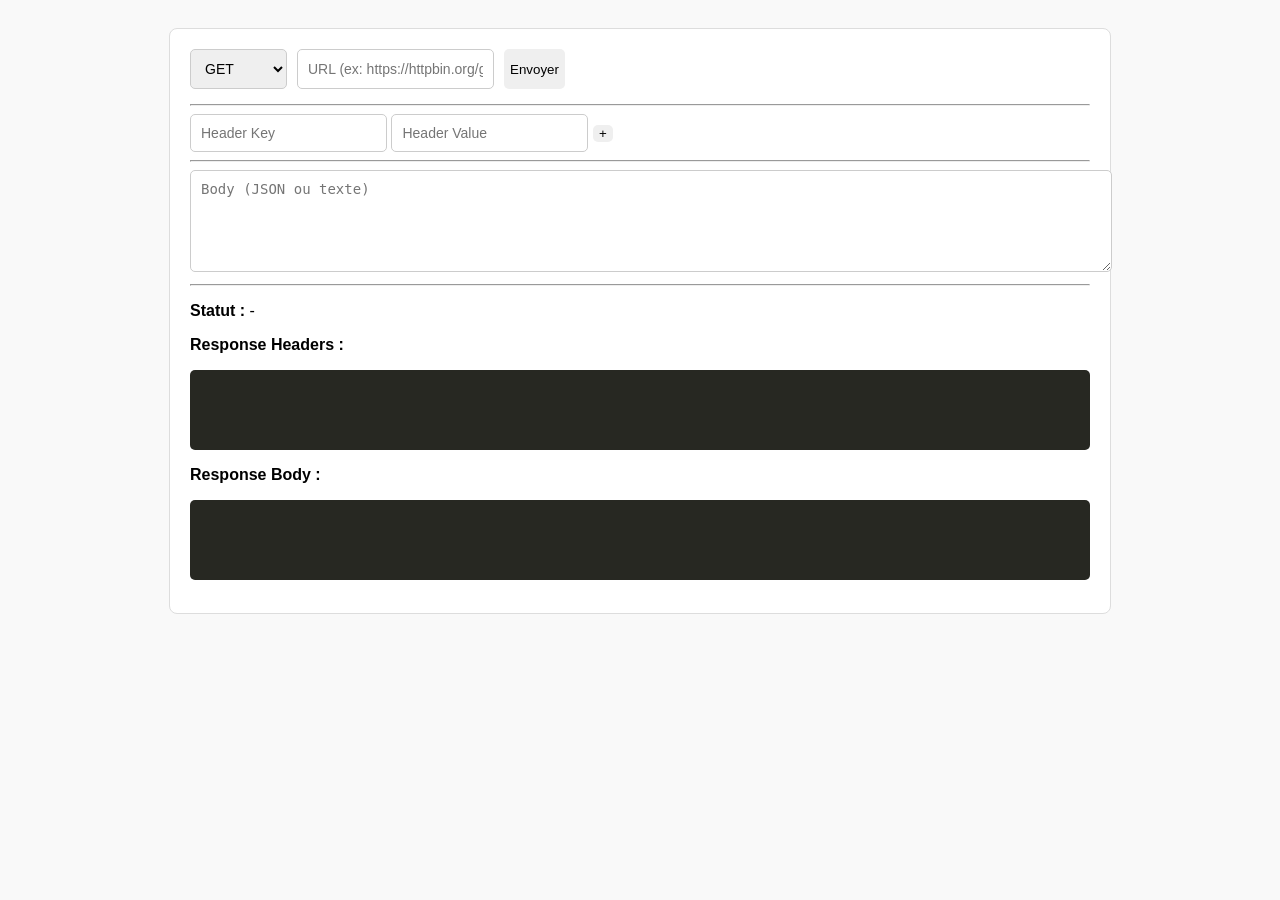
<file: index.html>
<!DOCTYPE html>
<html lang="fr">
<head>
    <meta charset="UTF-8">
    <style>
        body { font-family: 'Segoe UI', Tahoma, Geneva, Verdana, sans-serif; padding: 20px; background: #f9f9f9; }
        .container { background: white; padding: 20px; border-radius: 8px; border: 1px solid #ddd; max-width: 900px; margin: auto; }
        .row { display: flex; gap: 10px; margin-bottom: 15px; }
        input, select, textarea { padding: 10px; border: 1px solid #ccc; border-radius: 5px; font-size: 14px; }
        textarea { width: 100%; height: 80px; resize: vertical; }
        button { cursor: pointer; border: none; border-radius: 5px; transition: 0.3s; }
        .btn-send { background: #28a745; color: white; padding: 0 25px; font-weight: bold; }
        .btn-add { background: #007bff; color: white; width: 40px; font-size: 20px; }
        .header-row { display: flex; gap: 10px; margin-bottom: 5px; }
        #responseArea { margin-top: 20px; border-top: 2px solid #eee; padding-top: 15px; }
        pre { background: #272822; color: #f8f8f2; padding: 15px; border-radius: 5px; overflow-x: auto; min-height: 50px; }
    </style>
</head>
<body>
<!DOCTYPE html>
<html>
<head>
    <meta charset="UTF-8">
    <title>Mini Postman</title>
</head>

<body>

<div class="container">

    <div class="row">
        <select id="method">
            <option>GET</option>
            <option>POST</option>
            <option>PUT</option>
            <option>DELETE</option>
        </select>

        <input type="text" id="url" placeholder="URL (ex: https://httpbin.org/get)">

        <button onclick="faireRequete()">Envoyer</button>
    </div>

    <hr>

    <div id="headersContainer">
        <div>
            <input type="text" class="h-key" placeholder="Header Key">
            <input type="text" class="h-value" placeholder="Header Value">
            <button onclick="ajouterHeader()">+</button>
        </div>
    </div>

    <hr>

    <textarea id="body" placeholder="Body (JSON ou texte)" rows="6" cols="50"></textarea>

    <hr>

    <div>
        <p><strong>Statut :</strong> <span id="status">-</span></p>

        <p><strong>Response Headers :</strong></p>
        <pre id="resHeaders"></pre>

        <p><strong>Response Body :</strong></p>
        <pre id="resBody"></pre>
    </div>

</div>

<script>
function ajouterHeader() {
    const div = document.createElement("div");

    div.innerHTML = `
        <input type="text" class="h-key" placeholder="Header Key">
        <input type="text" class="h-value" placeholder="Header Value">
        <button onclick="this.parentElement.remove()">-</button>
    `;

    document.getElementById("headersContainer").appendChild(div);
}

async function faireRequete() {
    const method = document.getElementById("method").value;
    const url = document.getElementById("url").value;
    const body = document.getElementById("body").value;

    const keys = document.querySelectorAll(".h-key");
    const values = document.querySelectorAll(".h-value");

    let headers = {};

    keys.forEach((k, i) => {
        const key = (k.value || "").trim();
        const value = (values[i]?.value || "").trim();

        if (key !== "") {
            headers[key] = value;
        }
    });

    let options = {
        method: method,
        headers: headers
    };

    try {
        if (method !== "GET" && body.trim() !== "") {

            headers["Content-Type"] = "application/json";

            options.body = JSON.stringify(JSON.parse(body));
        }

        const res = await fetch(url, options);

        document.getElementById("status").innerText = res.status;

        let headersText = "";
        res.headers.forEach((v, k) => {
            headersText += k + ": " + v + "\n";
        });

        document.getElementById("resHeaders").innerText = headersText;

        const data = await res.text();
        document.getElementById("resBody").innerText = data;

    } catch (err) {
        document.getElementById("status").innerText = "ERROR";
        document.getElementById("resBody").innerText = err.message;
    }
}
</script>

</body>
</html>
</file>
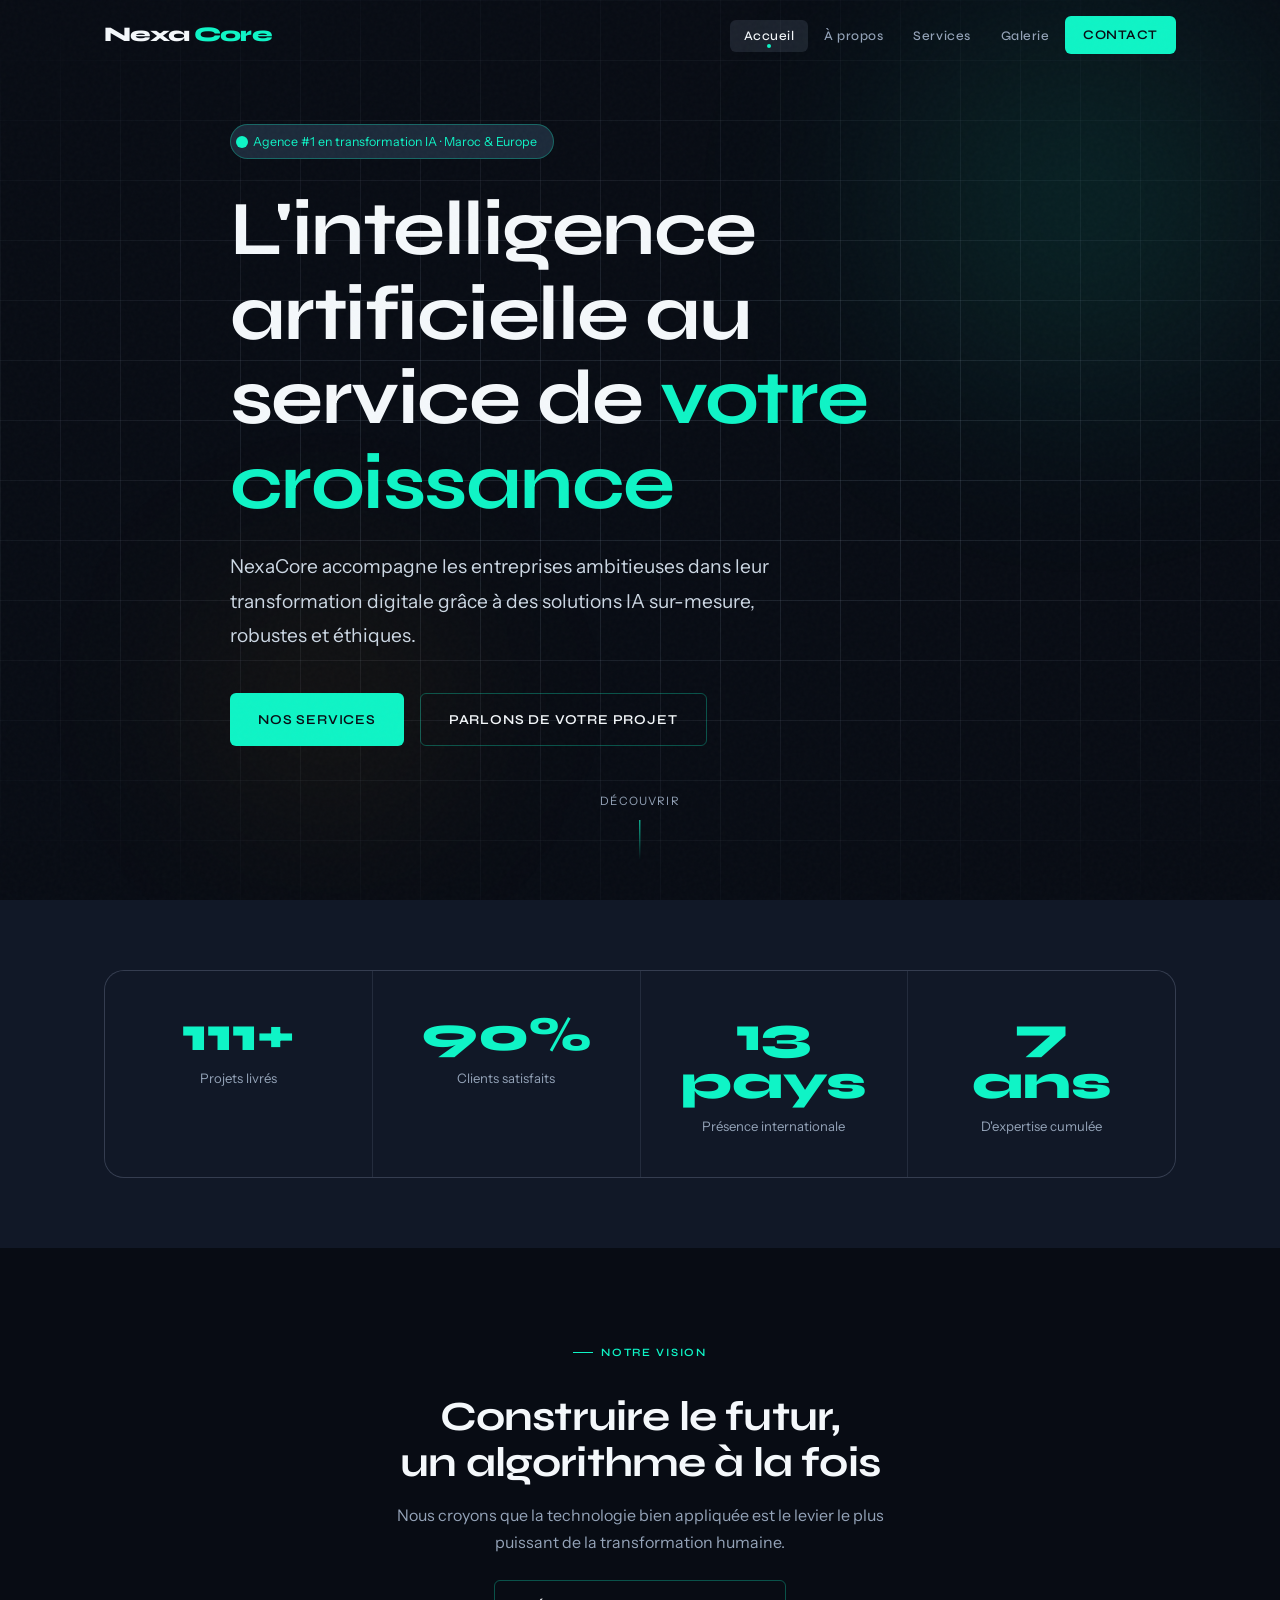
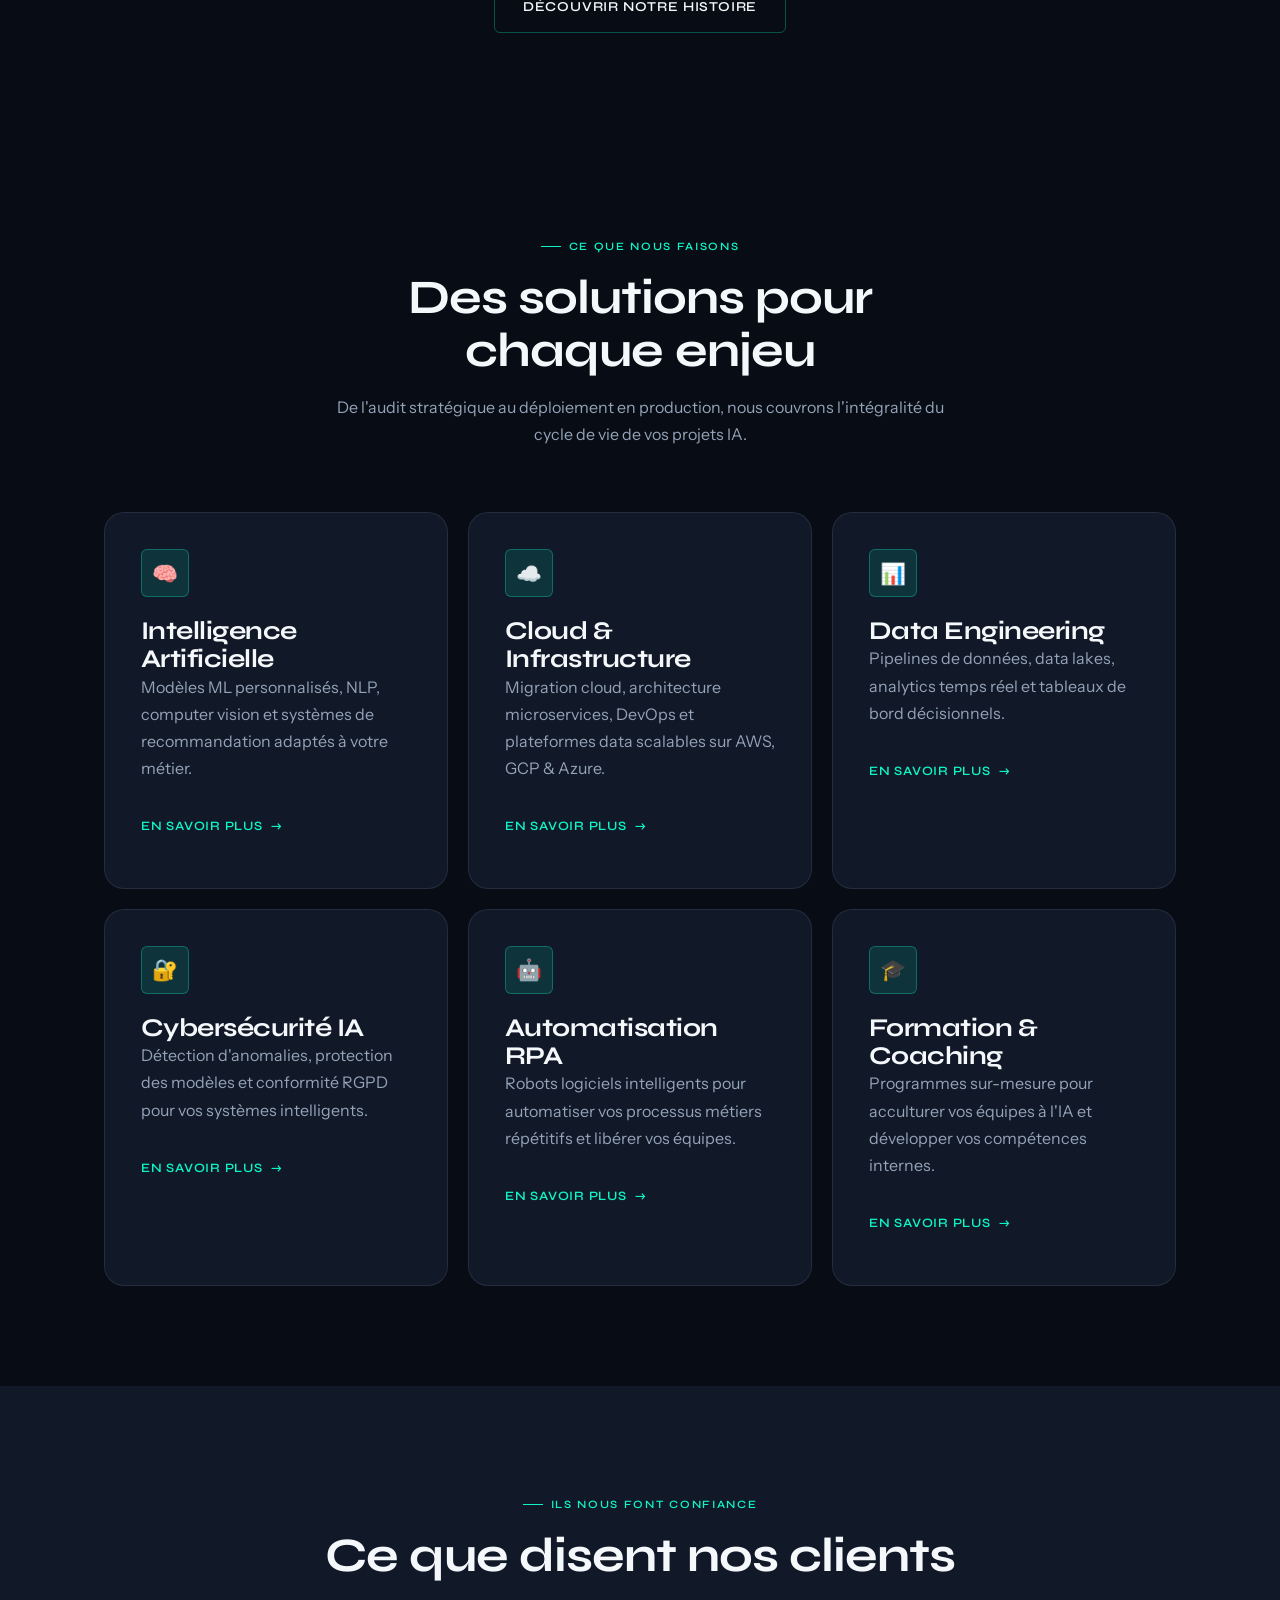
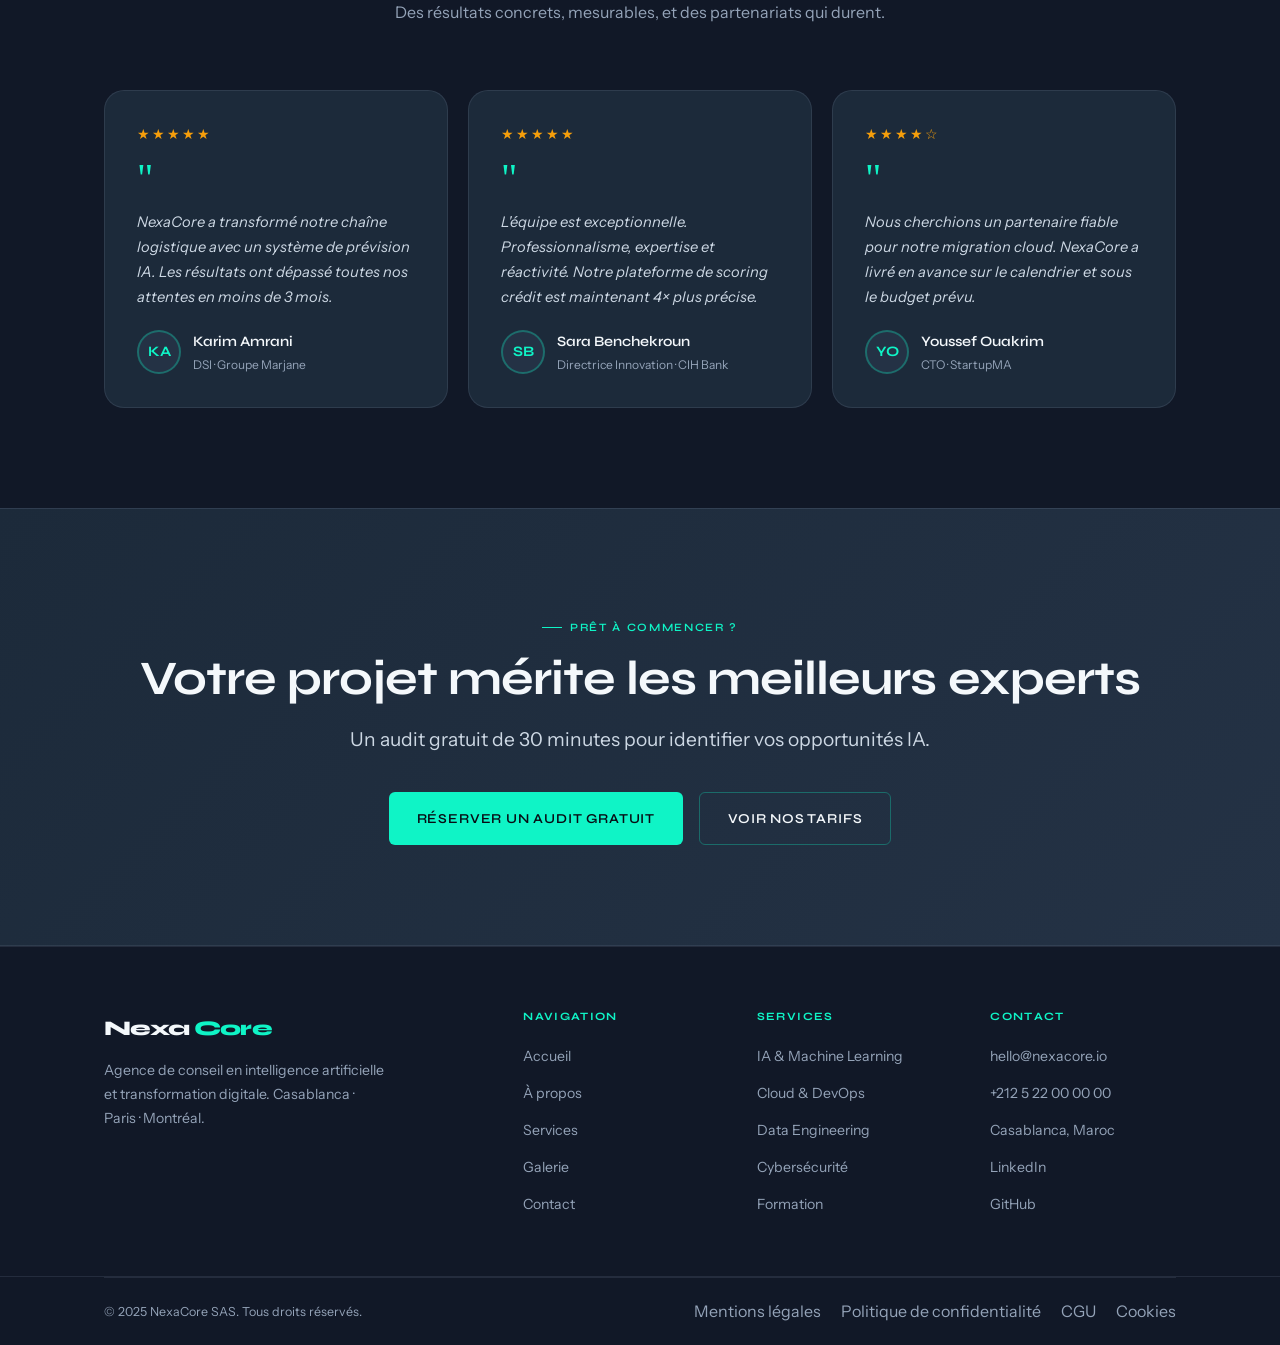
<file: site/index.html>
<!DOCTYPE html>
<html lang="fr">
<head>
  <meta charset="UTF-8" />
  <meta name="viewport" content="width=device-width, initial-scale=1.0" />
  <title>NexaCore – Conseil en IA & Transformation Digitale</title>

  <!-- SEO Meta -->
  <meta name="description" content="NexaCore est une agence de conseil en intelligence artificielle et transformation digitale. Nous accompagnons les entreprises vers l'excellence technologique." />
  <meta name="keywords" content="intelligence artificielle, conseil, transformation digitale, cloud, data, IA, consulting" />
  <meta name="author" content="NexaCore" />
  <meta name="robots" content="index, follow" />
  <link rel="canonical" href="https://nexacore.io/" />

  <!-- Open Graph -->
  <meta property="og:type"        content="website" />
  <meta property="og:url"         content="https://nexacore.io/" />
  <meta property="og:title"       content="NexaCore – Conseil en IA & Transformation Digitale" />
  <meta property="og:description" content="Nous aidons les entreprises à exploiter l'intelligence artificielle pour transformer leur avenir." />
  <meta property="og:image"       content="https://nexacore.io/images/og-home.jpg" />
  <meta property="og:locale"      content="fr_FR" />
  <meta property="og:site_name"   content="NexaCore" />

  <!-- Twitter Card -->
  <meta name="twitter:card"        content="summary_large_image" />
  <meta name="twitter:site"        content="@nexacore" />
  <meta name="twitter:title"       content="NexaCore – Conseil en IA" />
  <meta name="twitter:description" content="Transformez votre entreprise grâce à l'intelligence artificielle." />
  <meta name="twitter:image"       content="https://nexacore.io/images/og-home.jpg" />

  <!-- Favicon placeholder -->
  <link rel="icon" href="data:image/svg+xml,<svg xmlns='http://www.w3.org/2000/svg' viewBox='0 0 32 32'><rect width='32' height='32' rx='8' fill='%23080c14'/><text y='24' x='4' font-size='22' fill='%230ff4c6'>N</text></svg>" />

  <link rel="stylesheet" href="css/main.css" />
  <style>
    /* ── HOME-SPECIFIC ──────────────────────────────── */

    /* HERO */
    #hero {
      min-height: 100vh;
      display: flex;
      align-items: center;
      position: relative;
      overflow: hidden;
      padding-top: var(--nav-h);
    }
    .hero-bg {
      position: absolute;
      inset: 0;
      z-index: 0;
    }
    /* Animated grid */
    .hero-grid {
      position: absolute;
      inset: 0;
      background-image:
        linear-gradient(var(--border) 1px, transparent 1px),
        linear-gradient(90deg, var(--border) 1px, transparent 1px);
      background-size: 60px 60px;
      mask-image: radial-gradient(ellipse 80% 60% at 50% 50%, black 30%, transparent 100%);
      -webkit-mask-image: radial-gradient(ellipse 80% 60% at 50% 50%, black 30%, transparent 100%);
    }
    /* Gradient orb */
    .hero-orb {
      position: absolute;
      border-radius: 50%;
      filter: blur(80px);
      animation: float 8s ease-in-out infinite;
    }
    .hero-orb-1 {
      width: 600px; height: 600px;
      background: radial-gradient(circle, rgba(15,244,198,0.12) 0%, transparent 70%);
      top: -100px; right: -100px;
    }
    .hero-orb-2 {
      width: 400px; height: 400px;
      background: radial-gradient(circle, rgba(245,158,11,0.08) 0%, transparent 70%);
      bottom: 0; left: 10%;
      animation-delay: -4s;
    }
    @keyframes float {
      0%, 100% { transform: translateY(0) scale(1); }
      50% { transform: translateY(-30px) scale(1.05); }
    }
    .hero-content {
      position: relative;
      z-index: 1;
      max-width: 820px;
    }
    .hero-badge {
      display: inline-flex;
      align-items: center;
      gap: 8px;
      background: var(--ink-light);
      border: 1px solid var(--border-hi);
      border-radius: 40px;
      padding: 6px 16px 6px 8px;
      font-size: 0.78rem;
      color: var(--teal);
      margin-bottom: 28px;
    }
    .hero-badge-dot {
      width: 6px; height: 6px;
      border-radius: 50%;
      background: var(--teal);
      position: relative;
    }
    .hero-badge-dot::after {
      content: '';
      position: absolute;
      inset: -3px;
      border-radius: 50%;
      background: var(--teal);
      animation: pulse-ring 1.5s ease-out infinite;
    }
    #hero h1 { margin-bottom: 24px; }
    #hero h1 em {
      font-style: normal;
      color: var(--teal);
      position: relative;
    }
    .hero-actions {
      display: flex;
      gap: 16px;
      flex-wrap: wrap;
      margin-top: 40px;
    }
    .hero-scroll {
      position: absolute;
      bottom: 40px;
      left: 50%;
      transform: translateX(-50%);
      z-index: 1;
      display: flex;
      flex-direction: column;
      align-items: center;
      gap: 8px;
      font-size: 0.72rem;
      letter-spacing: 0.1em;
      text-transform: uppercase;
      color: var(--slate);
    }
    .scroll-line {
      width: 1px; height: 40px;
      background: linear-gradient(to bottom, var(--teal), transparent);
      animation: scrollPulse 2s ease-in-out infinite;
    }
    @keyframes scrollPulse {
      0%, 100% { opacity: 0.3; transform: scaleY(1); }
      50% { opacity: 1; transform: scaleY(0.6); }
    }

    /* VIDEO BAND */
    #video-band {
      padding: 0;
      position: relative;
      overflow: hidden;
      height: 480px;
    }
    #video-band video {
      width: 100%;
      height: 100%;
      object-fit: cover;
      filter: brightness(0.4) saturate(0.7);
    }
    .video-overlay {
      position: absolute;
      inset: 0;
      display: flex;
      align-items: center;
      justify-content: center;
      flex-direction: column;
      gap: 16px;
      text-align: center;
      background: linear-gradient(to bottom, transparent, rgba(8,12,20,0.6));
    }
    .video-overlay h2 { font-size: clamp(1.6rem, 4vw, 2.6rem); }
    .video-overlay p { max-width: 500px; }

    /* STATS */
    #stats { padding: 70px 0; background: var(--ink-mid); }
    .stats-grid {
      display: grid;
      grid-template-columns: repeat(4, 1fr);
      gap: 1px;
      background: var(--border);
      border: 1px solid var(--border);
      border-radius: var(--r-lg);
      overflow: hidden;
    }
    .stat-item {
      background: var(--ink-mid);
      padding: 40px 32px;
      text-align: center;
    }
    .stat-num {
      font-family: var(--font-head);
      font-size: 3rem;
      font-weight: 800;
      color: var(--teal);
      line-height: 1;
      display: block;
    }
    .stat-label { font-size: 0.82rem; color: var(--slate); margin-top: 8px; }

    /* SERVICES */
    #services { background: var(--ink); }
    .services-grid {
      display: grid;
      grid-template-columns: repeat(3, 1fr);
      gap: 20px;
    }
    .service-card {
      background: var(--ink-mid);
      border: 1px solid var(--border);
      border-radius: var(--r-lg);
      padding: 36px;
      transition: border-color 0.3s, transform 0.3s, box-shadow 0.3s;
      position: relative;
      overflow: hidden;
    }
    .service-card::after {
      content: '';
      position: absolute;
      bottom: 0; left: 0; right: 0;
      height: 2px;
      background: var(--teal);
      transform: scaleX(0);
      transform-origin: left;
      transition: transform 0.4s;
    }
    .service-card:hover { border-color: var(--border-hi); transform: translateY(-6px); box-shadow: var(--shadow-glow); }
    .service-card:hover::after { transform: scaleX(1); }

    /* TESTIMONIALS */
    #testimonials { background: var(--ink-mid); }
    .testi-grid { display: grid; grid-template-columns: repeat(3, 1fr); gap: 20px; }
    .testi-card {
      background: var(--ink-light);
      border: 1px solid var(--border);
      border-radius: var(--r-lg);
      padding: 32px;
    }
    .testi-quote {
      font-size: 2.5rem;
      color: var(--teal);
      line-height: 1;
      font-family: Georgia, serif;
      margin-bottom: 12px;
    }
    .testi-text { font-size: 0.92rem; font-style: italic; color: var(--mist); margin-bottom: 20px; line-height: 1.7; }
    .testi-author { display: flex; align-items: center; gap: 12px; }
    .testi-avatar {
      width: 44px; height: 44px;
      border-radius: 50%;
      background: var(--ink-faint);
      border: 2px solid var(--border-hi);
      display: flex; align-items: center; justify-content: center;
      font-family: var(--font-head);
      font-weight: 700;
      color: var(--teal);
      font-size: 0.9rem;
      flex-shrink: 0;
    }
    .testi-name { font-family: var(--font-head); font-size: 0.9rem; font-weight: 600; color: var(--white); }
    .testi-role { font-size: 0.75rem; color: var(--slate); }
    .stars { color: var(--amber); font-size: 0.85rem; letter-spacing: 2px; margin-bottom: 12px; }

    /* CTA BAND */
    #cta {
      background: linear-gradient(135deg, var(--ink-light) 0%, var(--ink-faint) 100%);
      border-top: 1px solid var(--border);
      border-bottom: 1px solid var(--border);
      text-align: center;
    }
    #cta h2 { margin-bottom: 16px; }
    #cta p { margin-bottom: 36px; }
    .cta-actions { display: flex; gap: 16px; justify-content: center; flex-wrap: wrap; }

    @media (max-width: 768px) {
      .stats-grid { grid-template-columns: repeat(2, 1fr); }
      .services-grid, .testi-grid { grid-template-columns: 1fr; }
    }
  </style>
</head>
<body>

  <!-- ══ NAVIGATION ══════════════════════════════════════ -->
  <nav id="nav" role="navigation" aria-label="Navigation principale">
    <div class="nav-inner">
      <a href="index.html" class="nav-logo" aria-label="NexaCore – Accueil">Nexa<span>Core</span></a>
      <ul class="nav-links" role="list">
        <li><a href="index.html">Accueil</a></li>
        <li><a href="pages/about.html">À propos</a></li>
        <li><a href="pages/services.html">Services</a></li>
        <li><a href="pages/gallery.html">Galerie</a></li>
        <li><a href="pages/contact.html" class="nav-cta btn">Contact</a></li>
      </ul>
      <button class="nav-toggle" aria-label="Ouvrir le menu" aria-expanded="false">
        <span></span><span></span><span></span>
      </button>
    </div>
  </nav>

  <main>

    <!-- ══ HERO ════════════════════════════════════════════ -->
    <section id="hero" aria-label="Bannière principale">
      <div class="hero-bg">
        <div class="hero-grid"></div>
        <div class="hero-orb hero-orb-1"></div>
        <div class="hero-orb hero-orb-2"></div>
      </div>
      <div class="container">
        <div class="hero-content">
          <div class="hero-badge animate">
            <span class="hero-badge-dot"></span>
            Agence #1 en transformation IA · Maroc & Europe
          </div>
          <h1 class="animate delay-1">
            L'intelligence<br />
            artificielle au service de <em>votre croissance</em>
          </h1>
          <p class="lead animate delay-2" style="max-width:560px;">
            NexaCore accompagne les entreprises ambitieuses dans leur transformation digitale grâce à des solutions IA sur-mesure, robustes et éthiques.
          </p>
          <div class="hero-actions animate delay-3">
            <a href="pages/services.html" class="btn btn-primary">Nos services</a>
            <a href="pages/contact.html" class="btn btn-outline">Parlons de votre projet</a>
          </div>
        </div>
      </div>
      <div class="hero-scroll" aria-hidden="true">
        <span>Découvrir</span>
        <div class="scroll-line"></div>
      </div>
    </section>

    <!-- ══ STATS ════════════════════════════════════════════ -->
    <section id="stats" aria-label="Chiffres clés">
      <div class="container">
        <div class="stats-grid">
          <div class="stat-item reveal">
            <span class="stat-num" data-count="120" data-suffix="+">0+</span>
            <p class="stat-label">Projets livrés</p>
          </div>
          <div class="stat-item reveal delay-1">
            <span class="stat-num" data-count="98" data-suffix="%">0%</span>
            <p class="stat-label">Clients satisfaits</p>
          </div>
          <div class="stat-item reveal delay-2">
            <span class="stat-num" data-count="14" data-suffix=" pays">0 pays</span>
            <p class="stat-label">Présence internationale</p>
          </div>
          <div class="stat-item reveal delay-3">
            <span class="stat-num" data-count="8" data-suffix=" ans">0 ans</span>
            <p class="stat-label">D'expertise cumulée</p>
          </div>
        </div>
      </div>
    </section>

    <!-- ══ VIDEO BAND ═══════════════════════════════════════ -->
    <section id="video-band" aria-label="Vidéo de présentation">
      <video
        autoplay muted loop playsinline
        aria-label="Vidéo de présentation NexaCore montrant des interfaces numériques"
        poster="https://images.unsplash.com/photo-1635070041078-e363dbe005cb?w=1200&q=60"
      >
        <source src="https://www.w3schools.com/html/mov_bbb.mp4" type="video/mp4" />
        Votre navigateur ne supporte pas la lecture vidéo.
      </video>
      <div class="video-overlay">
        <div class="label-tag" style="justify-content:center;">Notre vision</div>
        <h2>Construire le futur,<br/>un algorithme à la fois</h2>
        <p>Nous croyons que la technologie bien appliquée est le levier le plus puissant de la transformation humaine.</p>
        <a href="pages/about.html" class="btn btn-outline" style="margin-top:8px;">Découvrir notre histoire</a>
      </div>
    </section>

    <!-- ══ SERVICES ═════════════════════════════════════════ -->
    <section id="services">
      <div class="container">
        <div class="section-head">
          <div class="label-tag">Ce que nous faisons</div>
          <h2>Des solutions pour chaque enjeu</h2>
          <p>De l'audit stratégique au déploiement en production, nous couvrons l'intégralité du cycle de vie de vos projets IA.</p>
        </div>
        <div class="services-grid">
          <article class="service-card reveal">
            <div class="card-icon" aria-hidden="true">🧠</div>
            <h3>Intelligence Artificielle</h3>
            <p>Modèles ML personnalisés, NLP, computer vision et systèmes de recommandation adaptés à votre métier.</p>
            <a href="pages/services.html" class="btn btn-ghost" style="margin-top:20px; font-size:0.8rem;">En savoir plus</a>
          </article>
          <article class="service-card reveal delay-1">
            <div class="card-icon" aria-hidden="true">☁️</div>
            <h3>Cloud & Infrastructure</h3>
            <p>Migration cloud, architecture microservices, DevOps et plateformes data scalables sur AWS, GCP & Azure.</p>
            <a href="pages/services.html" class="btn btn-ghost" style="margin-top:20px; font-size:0.8rem;">En savoir plus</a>
          </article>
          <article class="service-card reveal delay-2">
            <div class="card-icon" aria-hidden="true">📊</div>
            <h3>Data Engineering</h3>
            <p>Pipelines de données, data lakes, analytics temps réel et tableaux de bord décisionnels.</p>
            <a href="pages/services.html" class="btn btn-ghost" style="margin-top:20px; font-size:0.8rem;">En savoir plus</a>
          </article>
          <article class="service-card reveal delay-3">
            <div class="card-icon" aria-hidden="true">🔐</div>
            <h3>Cybersécurité IA</h3>
            <p>Détection d'anomalies, protection des modèles et conformité RGPD pour vos systèmes intelligents.</p>
            <a href="pages/services.html" class="btn btn-ghost" style="margin-top:20px; font-size:0.8rem;">En savoir plus</a>
          </article>
          <article class="service-card reveal delay-4">
            <div class="card-icon" aria-hidden="true">🤖</div>
            <h3>Automatisation RPA</h3>
            <p>Robots logiciels intelligents pour automatiser vos processus métiers répétitifs et libérer vos équipes.</p>
            <a href="pages/services.html" class="btn btn-ghost" style="margin-top:20px; font-size:0.8rem;">En savoir plus</a>
          </article>
          <article class="service-card reveal delay-5">
            <div class="card-icon" aria-hidden="true">🎓</div>
            <h3>Formation & Coaching</h3>
            <p>Programmes sur-mesure pour acculturer vos équipes à l'IA et développer vos compétences internes.</p>
            <a href="pages/services.html" class="btn btn-ghost" style="margin-top:20px; font-size:0.8rem;">En savoir plus</a>
          </article>
        </div>
      </div>
    </section>

    <!-- ══ TESTIMONIALS ══════════════════════════════════════ -->
    <section id="testimonials">
      <div class="container">
        <div class="section-head">
          <div class="label-tag">Ils nous font confiance</div>
          <h2>Ce que disent nos clients</h2>
          <p>Des résultats concrets, mesurables, et des partenariats qui durent.</p>
        </div>
        <div class="testi-grid">
          <article class="testi-card reveal">
            <div class="stars" aria-label="5 étoiles">★★★★★</div>
            <p class="testi-quote">"</p>
            <p class="testi-text">NexaCore a transformé notre chaîne logistique avec un système de prévision IA. Les résultats ont dépassé toutes nos attentes en moins de 3 mois.</p>
            <div class="testi-author">
              <div class="testi-avatar" aria-hidden="true">KA</div>
              <div>
                <p class="testi-name">Karim Amrani</p>
                <p class="testi-role">DSI · Groupe Marjane</p>
              </div>
            </div>
          </article>
          <article class="testi-card reveal delay-2">
            <div class="stars" aria-label="5 étoiles">★★★★★</div>
            <p class="testi-quote">"</p>
            <p class="testi-text">L'équipe est exceptionnelle. Professionnalisme, expertise et réactivité. Notre plateforme de scoring crédit est maintenant 4× plus précise.</p>
            <div class="testi-author">
              <div class="testi-avatar" aria-hidden="true">SB</div>
              <div>
                <p class="testi-name">Sara Benchekroun</p>
                <p class="testi-role">Directrice Innovation · CIH Bank</p>
              </div>
            </div>
          </article>
          <article class="testi-card reveal delay-4">
            <div class="stars" aria-label="4 étoiles">★★★★☆</div>
            <p class="testi-quote">"</p>
            <p class="testi-text">Nous cherchions un partenaire fiable pour notre migration cloud. NexaCore a livré en avance sur le calendrier et sous le budget prévu.</p>
            <div class="testi-author">
              <div class="testi-avatar" aria-hidden="true">YO</div>
              <div>
                <p class="testi-name">Youssef Ouakrim</p>
                <p class="testi-role">CTO · StartupMA</p>
              </div>
            </div>
          </article>
        </div>
      </div>
    </section>

    <!-- ══ CTA ══════════════════════════════════════════════ -->
    <section id="cta">
      <div class="container" style="text-align:center;">
        <div class="label-tag" style="justify-content:center;">Prêt à commencer ?</div>
        <h2>Votre projet mérite les meilleurs experts</h2>
        <p class="lead">Un audit gratuit de 30 minutes pour identifier vos opportunités IA.</p>
        <div class="cta-actions">
          <a href="pages/contact.html" class="btn btn-primary">Réserver un audit gratuit</a>
          <a href="pages/services.html" class="btn btn-outline">Voir nos tarifs</a>
        </div>
      </div>
    </section>

  </main>

  <!-- ══ FOOTER ═══════════════════════════════════════════ -->
  <footer role="contentinfo">
    <div class="container">
      <div class="footer-grid">
        <div class="footer-brand">
          <a href="index.html" class="nav-logo">Nexa<span>Core</span></a>
          <p>Agence de conseil en intelligence artificielle et transformation digitale. Casablanca · Paris · Montréal.</p>
        </div>
        <nav class="footer-col" aria-label="Plan du site">
          <h4>Navigation</h4>
          <ul>
            <li><a href="index.html">Accueil</a></li>
            <li><a href="pages/about.html">À propos</a></li>
            <li><a href="pages/services.html">Services</a></li>
            <li><a href="pages/gallery.html">Galerie</a></li>
            <li><a href="pages/contact.html">Contact</a></li>
          </ul>
        </nav>
        <nav class="footer-col" aria-label="Services">
          <h4>Services</h4>
          <ul>
            <li><a href="pages/services.html">IA & Machine Learning</a></li>
            <li><a href="pages/services.html">Cloud & DevOps</a></li>
            <li><a href="pages/services.html">Data Engineering</a></li>
            <li><a href="pages/services.html">Cybersécurité</a></li>
            <li><a href="pages/services.html">Formation</a></li>
          </ul>
        </nav>
        <div class="footer-col">
          <h4>Contact</h4>
          <ul>
            <li><a href="mailto:hello@nexacore.io">hello@nexacore.io</a></li>
            <li><a href="tel:+212522000000">+212 5 22 00 00 00</a></li>
            <li><a href="pages/contact.html">Casablanca, Maroc</a></li>
            <li><a href="#">LinkedIn</a></li>
            <li><a href="#">GitHub</a></li>
          </ul>
        </div>
      </div>
    </div>
    <div class="divider"></div>
    <div class="container">
      <div class="footer-bottom">
        <p>&copy; 2025 NexaCore SAS. Tous droits réservés.</p>
        <nav class="footer-legal" aria-label="Mentions légales">
          <a href="#">Mentions légales</a>
          <a href="#">Politique de confidentialité</a>
          <a href="#">CGU</a>
          <a href="#">Cookies</a>
        </nav>
      </div>
    </div>
  </footer>

  <script src="js/main.js"></script>
</body>
</html>
</file>
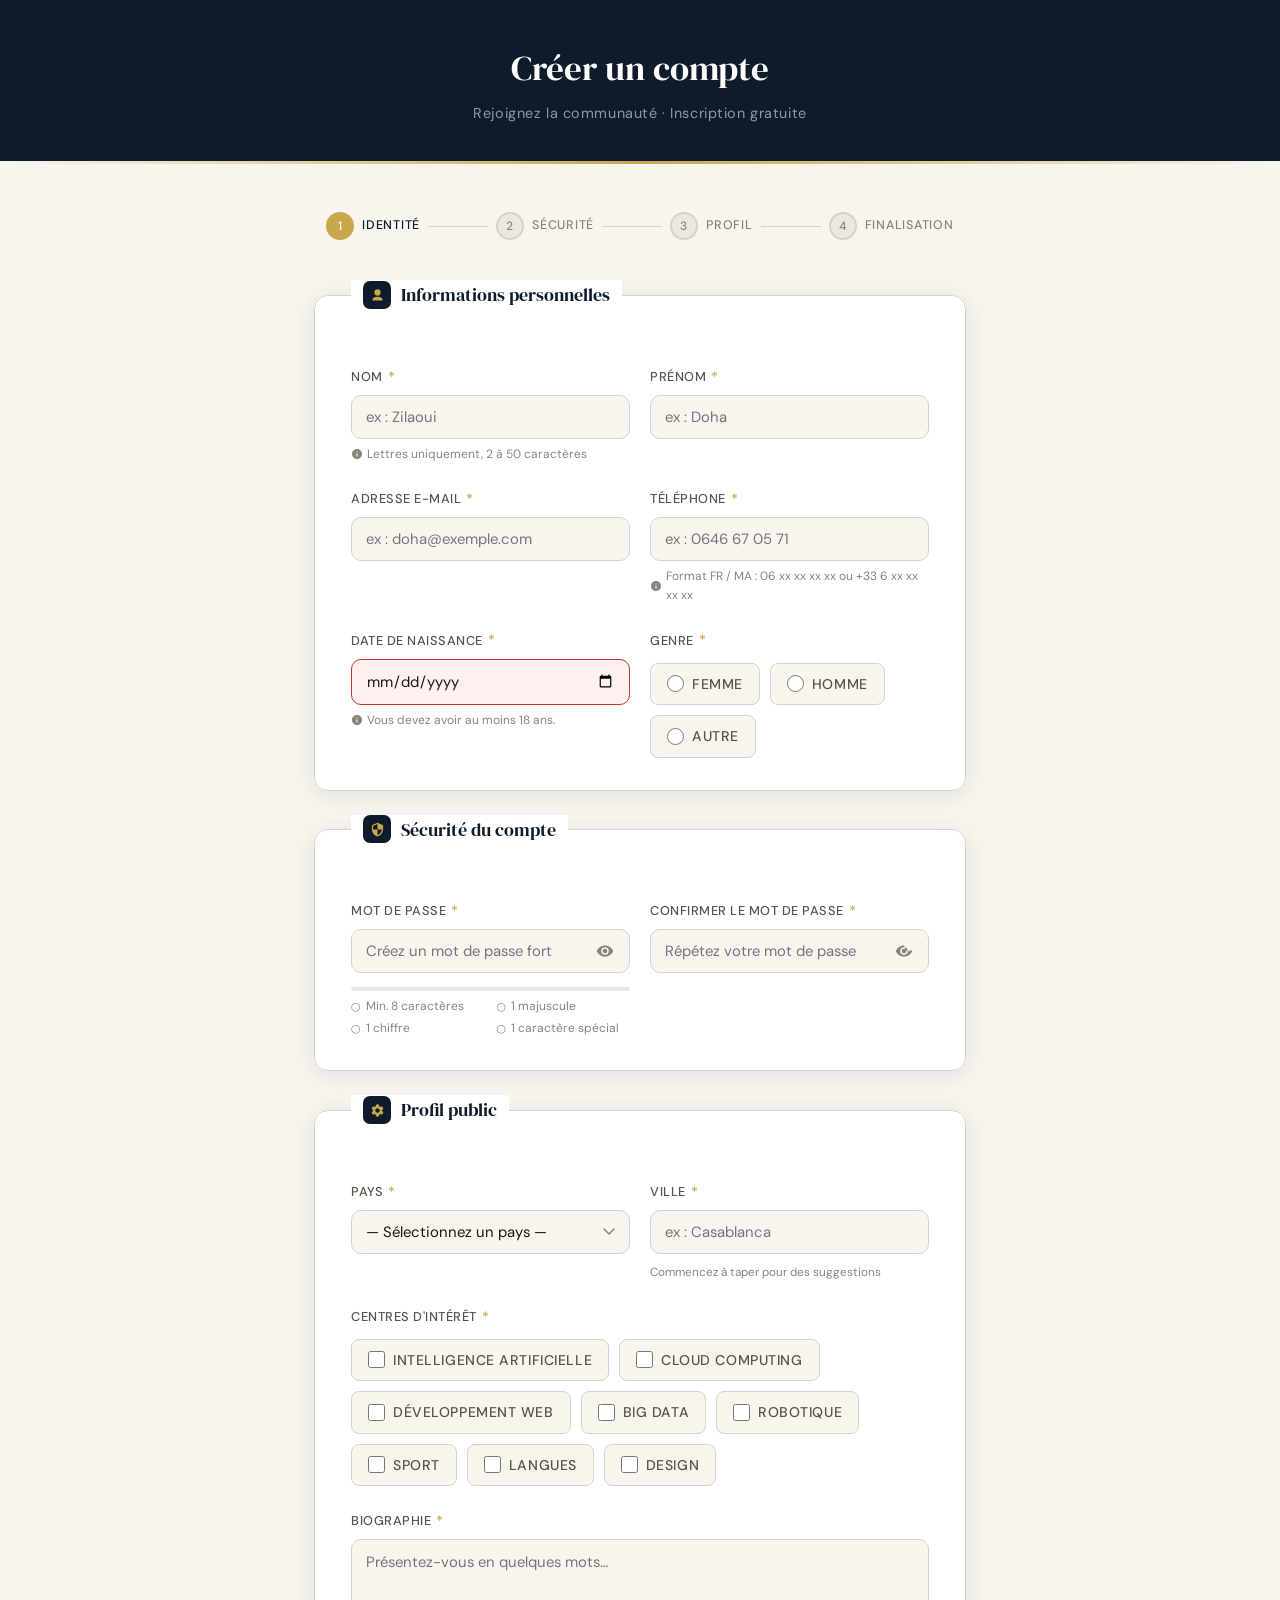
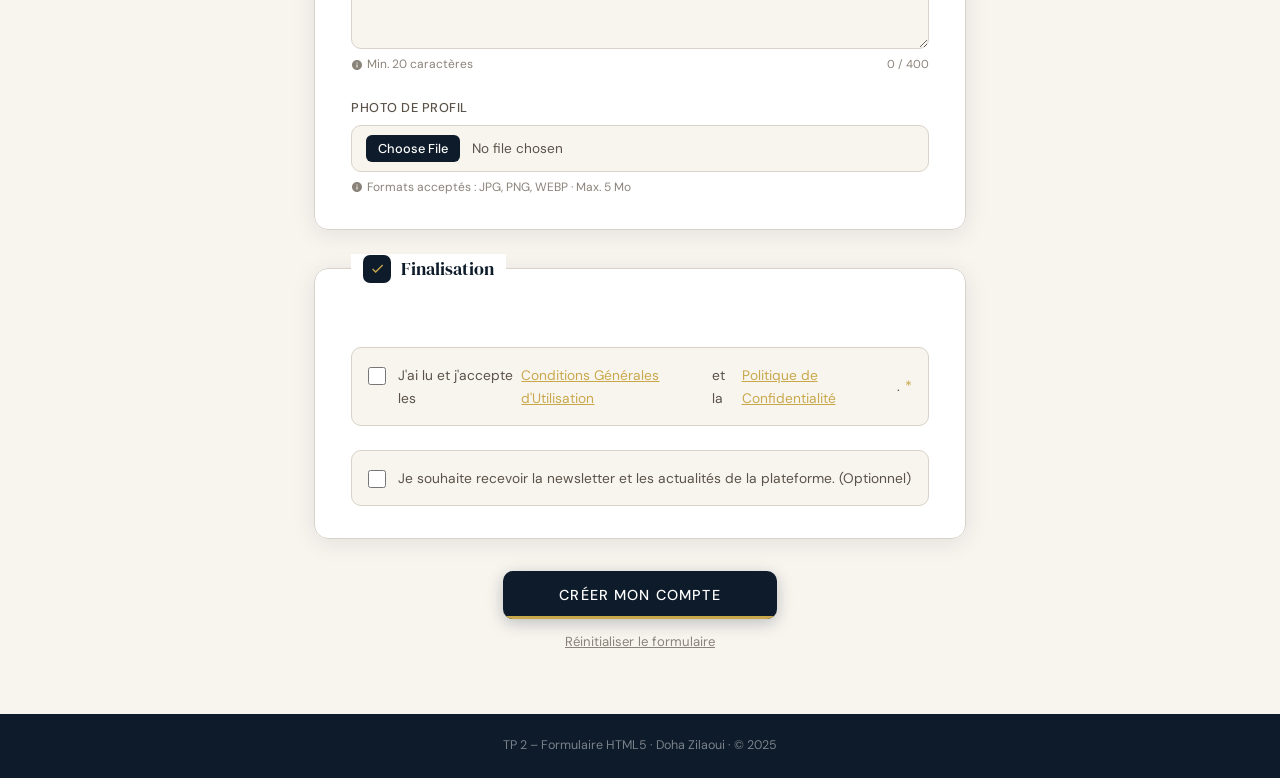
<file: tp2/index.html>
<!DOCTYPE html>
<html lang="fr">
<head>
  <meta charset="UTF-8" />
  <meta name="viewport" content="width=device-width, initial-scale=1.0" />
  <title>Inscription – Doha Zilaoui</title>
  <link rel="preconnect" href="https://fonts.googleapis.com" />
  <link rel="preconnect" href="https://fonts.gstatic.com" crossorigin />
  <link href="https://fonts.googleapis.com/css2?family=DM+Serif+Display&family=DM+Sans:ital,opsz,wght@0,9..40,300;0,9..40,400;0,9..40,500;1,9..40,300&display=swap" rel="stylesheet" />
  <style>
    /* ─── RESET & BASE ─────────────────────────────────────────────── */
    *, *::before, *::after { box-sizing: border-box; margin: 0; padding: 0; }
    html { scroll-behavior: smooth; }

    :root {
      --navy:        #0d1b2a;
      --navy-mid:    #1a2d42;
      --navy-light:  #22405c;
      --gold:        #c9a84c;
      --gold-light:  #e8c97a;
      --cream:       #f8f5ef;
      --cream-dark:  #ede8df;
      --white:       #ffffff;
      --text:        #1a1612;
      --text-muted:  #5a5248;
      --text-light:  #8a837a;
      --border:      #d8d2c8;
      --border-focus:#c9a84c;
      --error:       #c0392b;
      --error-bg:    #fdf0ef;
      --success:     #1e7e34;
      --success-bg:  #edfaf1;
      --radius:      10px;
      --shadow:      0 4px 24px rgba(13,27,42,0.09);
      --font-display:'DM Serif Display', Georgia, serif;
      --font-body:   'DM Sans', system-ui, sans-serif;
    }

    body {
      font-family: var(--font-body);
      background: var(--cream);
      color: var(--text);
      font-size: 16px;
      line-height: 1.6;
      min-height: 100vh;
    }

    /* ─── HEADER ────────────────────────────────────────────────────── */
    .page-header {
      background: var(--navy);
      padding: 40px 5% 36px;
      text-align: center;
      color: white;
    }
    .page-header h1 {
      font-family: var(--font-display);
      font-size: 2.2rem;
      font-weight: 400;
      margin-bottom: 6px;
    }
    .page-header p {
      color: rgba(255,255,255,0.55);
      font-size: 0.9rem;
      letter-spacing: 0.04em;
    }
    .gold-bar {
      height: 3px;
      background: linear-gradient(to right, transparent, var(--gold), transparent);
    }

    /* ─── FORM WRAPPER ──────────────────────────────────────────────── */
    .form-wrapper {
      max-width: 780px;
      margin: 48px auto 64px;
      padding: 0 5%;
    }

    /* ─── PROGRESS BAR ──────────────────────────────────────────────── */
    .progress-bar {
      display: flex;
      align-items: center;
      justify-content: center;
      gap: 0;
      margin-bottom: 40px;
    }
    .step {
      display: flex;
      align-items: center;
      gap: 8px;
      font-size: 0.78rem;
      font-weight: 500;
      letter-spacing: 0.06em;
      text-transform: uppercase;
      color: var(--text-light);
    }
    .step-num {
      width: 28px; height: 28px;
      border-radius: 50%;
      background: var(--cream-dark);
      border: 2px solid var(--border);
      display: flex; align-items: center; justify-content: center;
      font-size: 0.75rem;
      font-weight: 500;
      color: var(--text-light);
      flex-shrink: 0;
      transition: all 0.3s;
    }
    .step.active .step-num {
      background: var(--gold);
      border-color: var(--gold);
      color: white;
    }
    .step.done .step-num {
      background: var(--success);
      border-color: var(--success);
      color: white;
    }
    .step.active { color: var(--navy); }
    .step.done   { color: var(--success); }
    .step-line {
      flex: 1;
      max-width: 60px;
      height: 1px;
      background: var(--border);
      margin: 0 8px;
    }

    /* ─── FIELDSET / CARD ───────────────────────────────────────────── */
    fieldset {
      background: var(--white);
      border: 1px solid var(--border);
      border-radius: 14px;
      padding: 32px 36px;
      margin-bottom: 24px;
      box-shadow: var(--shadow);
      position: relative;
    }

    legend {
      font-family: var(--font-display);
      font-size: 1.15rem;
      font-weight: 400;
      color: var(--navy);
      padding: 0 12px;
      background: var(--white);
      display: flex;
      align-items: center;
      gap: 10px;
    }

    legend .legend-icon {
      width: 28px; height: 28px;
      background: var(--navy);
      border-radius: 7px;
      display: flex; align-items: center; justify-content: center;
    }
    legend .legend-icon svg { width: 15px; height: 15px; fill: var(--gold); }

    /* ─── FORM ROWS & GROUPS ────────────────────────────────────────── */
    .form-row {
      display: grid;
      grid-template-columns: 1fr 1fr;
      gap: 20px;
      margin-top: 24px;
    }
    .form-row.single { grid-template-columns: 1fr; }
    .form-row.triple { grid-template-columns: 1fr 1fr 1fr; }

    .form-group {
      display: flex;
      flex-direction: column;
      gap: 6px;
    }

    /* ─── LABELS ────────────────────────────────────────────────────── */
    label {
      font-size: 0.8rem;
      font-weight: 500;
      color: var(--text-muted);
      letter-spacing: 0.04em;
      text-transform: uppercase;
      display: flex;
      align-items: center;
      gap: 5px;
    }

    label .required-star { color: var(--gold); font-size: 0.9rem; }

    /* ─── INPUTS ────────────────────────────────────────────────────── */
    input[type="text"],
    input[type="email"],
    input[type="tel"],
    input[type="date"],
    input[type="password"],
    input[type="file"],
    select,
    textarea {
      font-family: var(--font-body);
      font-size: 0.93rem;
      color: var(--text);
      background: var(--cream);
      border: 1.5px solid var(--border);
      border-radius: var(--radius);
      padding: 11px 14px;
      width: 100%;
      transition: border-color 0.2s, box-shadow 0.2s, background 0.2s;
      outline: none;
      -webkit-appearance: none;
      appearance: none;
    }

    input:focus, select:focus, textarea:focus {
      border-color: var(--border-focus);
      background: var(--white);
      box-shadow: 0 0 0 3px rgba(201,168,76,0.15);
    }

    /* Validity styles */
    input:not(:placeholder-shown):valid:not([type="checkbox"]):not([type="radio"]):not([type="file"]) {
      border-color: #5dba75;
      background: var(--success-bg);
    }
    input:not(:placeholder-shown):invalid,
    select.touched:invalid,
    textarea:not(:placeholder-shown):invalid {
      border-color: var(--error);
      background: var(--error-bg);
    }

    select {
      cursor: pointer;
      background-image: url("data:image/svg+xml,%3Csvg xmlns='http://www.w3.org/2000/svg' width='12' height='8' viewBox='0 0 12 8'%3E%3Cpath d='M1 1l5 5 5-5' stroke='%238a837a' stroke-width='1.5' fill='none' stroke-linecap='round'/%3E%3C/svg%3E");
      background-repeat: no-repeat;
      background-position: right 14px center;
      padding-right: 38px;
    }

    textarea {
      resize: vertical;
      min-height: 110px;
      line-height: 1.6;
    }

    input[type="file"] {
      padding: 9px 14px;
      cursor: pointer;
      font-size: 0.85rem;
      color: var(--text-muted);
    }
    input[type="file"]::file-selector-button {
      font-family: var(--font-body);
      font-size: 0.8rem;
      font-weight: 500;
      background: var(--navy);
      color: white;
      border: none;
      border-radius: 6px;
      padding: 5px 12px;
      margin-right: 12px;
      cursor: pointer;
      transition: background 0.2s;
    }
    input[type="file"]::file-selector-button:hover { background: var(--navy-light); }

    /* ─── PASSWORD WRAPPER ──────────────────────────────────────────── */
    .password-wrapper {
      position: relative;
    }
    .password-wrapper input { padding-right: 44px; }
    .toggle-pwd {
      position: absolute;
      right: 12px;
      top: 50%;
      transform: translateY(-50%);
      background: none;
      border: none;
      cursor: pointer;
      padding: 4px;
      color: var(--text-light);
      transition: color 0.2s;
    }
    .toggle-pwd:hover { color: var(--navy); }
    .toggle-pwd svg { width: 18px; height: 18px; fill: currentColor; display: block; }

    /* ─── PASSWORD STRENGTH ─────────────────────────────────────────── */
    .pwd-strength {
      margin-top: 8px;
    }
    .pwd-strength-bar {
      height: 4px;
      background: var(--cream-dark);
      border-radius: 2px;
      overflow: hidden;
      margin-bottom: 6px;
    }
    .pwd-strength-fill {
      height: 100%;
      width: 0%;
      border-radius: 2px;
      transition: width 0.3s, background 0.3s;
    }
    .pwd-rules {
      display: grid;
      grid-template-columns: 1fr 1fr;
      gap: 3px 12px;
    }
    .rule {
      font-size: 0.75rem;
      color: var(--text-light);
      display: flex;
      align-items: center;
      gap: 5px;
    }
    .rule::before {
      content: '○';
      font-size: 0.7rem;
      transition: all 0.2s;
    }
    .rule.ok { color: var(--success); }
    .rule.ok::before { content: '●'; }

    /* ─── RADIO & CHECKBOX ──────────────────────────────────────────── */
    .radio-group, .checkbox-group {
      display: flex;
      flex-wrap: wrap;
      gap: 10px;
      margin-top: 4px;
    }

    .radio-option, .checkbox-option {
      display: flex;
      align-items: center;
      gap: 8px;
      cursor: pointer;
      font-size: 0.88rem;
      color: var(--text-muted);
      padding: 9px 16px;
      border: 1.5px solid var(--border);
      border-radius: 8px;
      background: var(--cream);
      transition: all 0.2s;
      user-select: none;
    }
    .radio-option:hover, .checkbox-option:hover {
      border-color: var(--gold);
      background: rgba(201,168,76,0.05);
    }

    .radio-option input[type="radio"],
    .checkbox-option input[type="checkbox"] {
      width: 17px;
      height: 17px;
      border: 2px solid var(--border);
      background: white;
      border-radius: 50%;
      cursor: pointer;
      flex-shrink: 0;
      accent-color: var(--gold);
      padding: 0;
      -webkit-appearance: auto;
      appearance: auto;
    }
    .checkbox-option input[type="checkbox"] { border-radius: 4px; }

    .radio-option:has(input:checked),
    .checkbox-option:has(input:checked) {
      border-color: var(--gold);
      background: rgba(201,168,76,0.08);
      color: var(--navy);
    }

    /* ─── CGU CHECKBOX ──────────────────────────────────────────────── */
    .cgu-row {
      display: flex;
      align-items: flex-start;
      gap: 12px;
      margin-top: 8px;
      padding: 16px;
      background: var(--cream);
      border-radius: var(--radius);
      border: 1.5px solid var(--border);
    }
    .cgu-row input[type="checkbox"] {
      width: 18px; height: 18px;
      margin-top: 3px;
      flex-shrink: 0;
      cursor: pointer;
      accent-color: var(--gold);
      -webkit-appearance: auto;
      appearance: auto;
      padding: 0;
      border: none;
      background: none;
      box-shadow: none;
    }
    .cgu-row label {
      font-size: 0.86rem;
      text-transform: none;
      letter-spacing: 0;
      font-weight: 400;
      color: var(--text-muted);
      cursor: pointer;
    }
    .cgu-row a {
      color: var(--gold);
      text-decoration: underline;
    }

    /* ─── HINT & ERROR ──────────────────────────────────────────────── */
    .hint {
      font-size: 0.75rem;
      color: var(--text-light);
      display: flex;
      align-items: center;
      gap: 4px;
    }
    .hint svg { width: 12px; height: 12px; fill: var(--text-light); flex-shrink: 0; }

    .error-msg {
      font-size: 0.75rem;
      color: var(--error);
      display: none;
      align-items: center;
      gap: 4px;
    }
    .error-msg svg { width: 13px; height: 13px; fill: var(--error); flex-shrink: 0; }
    .field-invalid .error-msg { display: flex; }
    .field-invalid input,
    .field-invalid select,
    .field-invalid textarea {
      border-color: var(--error) !important;
      background: var(--error-bg) !important;
    }

    /* ─── CHAR COUNTER ──────────────────────────────────────────────── */
    .char-count {
      font-size: 0.72rem;
      color: var(--text-light);
      text-align: right;
    }
    .char-count.near { color: #e67e22; }
    .char-count.over  { color: var(--error); }

    /* ─── DATALIST HINT ─────────────────────────────────────────────── */
    .datalist-note {
      font-size: 0.73rem;
      color: var(--text-light);
      margin-top: 3px;
    }

    /* ─── SUBMIT ────────────────────────────────────────────────────── */
    .submit-zone {
      margin-top: 32px;
      display: flex;
      flex-direction: column;
      align-items: center;
      gap: 14px;
    }

    .btn-submit {
      font-family: var(--font-body);
      font-size: 0.9rem;
      font-weight: 500;
      letter-spacing: 0.08em;
      text-transform: uppercase;
      color: white;
      background: var(--navy);
      border: none;
      border-radius: var(--radius);
      padding: 15px 56px;
      cursor: pointer;
      transition: background 0.2s, transform 0.15s, box-shadow 0.2s;
      box-shadow: 0 4px 16px rgba(13,27,42,0.25);
      position: relative;
      overflow: hidden;
    }
    .btn-submit::after {
      content: '';
      position: absolute;
      bottom: 0; left: 0; right: 0;
      height: 3px;
      background: var(--gold);
    }
    .btn-submit:hover {
      background: var(--navy-light);
      transform: translateY(-1px);
      box-shadow: 0 6px 22px rgba(13,27,42,0.3);
    }
    .btn-submit:active { transform: translateY(0); }
    .btn-submit:disabled { opacity: 0.5; cursor: not-allowed; }

    .btn-reset {
      font-family: var(--font-body);
      font-size: 0.82rem;
      color: var(--text-light);
      background: none;
      border: none;
      cursor: pointer;
      text-decoration: underline;
      transition: color 0.2s;
    }
    .btn-reset:hover { color: var(--error); }

    /* ─── SUCCESS BANNER ────────────────────────────────────────────── */
    .success-banner {
      display: none;
      background: var(--success-bg);
      border: 1.5px solid #5dba75;
      border-radius: 12px;
      padding: 24px 28px;
      text-align: center;
      margin-top: 24px;
    }
    .success-banner.show { display: block; }
    .success-banner h3 {
      color: var(--success);
      font-family: var(--font-display);
      font-size: 1.3rem;
      margin-bottom: 6px;
    }
    .success-banner p { color: var(--text-muted); font-size: 0.88rem; }

    /* ─── FOOTER ────────────────────────────────────────────────────── */
    footer {
      background: var(--navy);
      color: rgba(255,255,255,0.45);
      text-align: center;
      padding: 22px;
      font-size: 0.78rem;
    }

    /* ─── RESPONSIVE ────────────────────────────────────────────────── */
    @media (max-width: 600px) {
      fieldset { padding: 24px 20px; }
      .form-row { grid-template-columns: 1fr; }
      .form-row.triple { grid-template-columns: 1fr; }
      .progress-bar .step span { display: none; }
      .pwd-rules { grid-template-columns: 1fr; }
    }
  </style>
</head>
<body>

  <!-- EN-TÊTE -->
  <div class="page-header">
    <h1>Créer un compte</h1>
    <p>Rejoignez la communauté · Inscription gratuite</p>
  </div>
  <div class="gold-bar"></div>

  <div class="form-wrapper">

    <!-- BARRE DE PROGRESSION -->
    <div class="progress-bar" role="navigation" aria-label="Étapes du formulaire">
      <div class="step active" id="step-1">
        <div class="step-num">1</div>
        <span>Identité</span>
      </div>
      <div class="step-line"></div>
      <div class="step" id="step-2">
        <div class="step-num">2</div>
        <span>Sécurité</span>
      </div>
      <div class="step-line"></div>
      <div class="step" id="step-3">
        <div class="step-num">3</div>
        <span>Profil</span>
      </div>
      <div class="step-line"></div>
      <div class="step" id="step-4">
        <div class="step-num">4</div>
        <span>Finalisation</span>
      </div>
    </div>

    <!-- FORMULAIRE -->
    <form id="inscriptionForm" novalidate autocomplete="on">

      <!-- ① INFORMATIONS PERSONNELLES -->
      <fieldset id="fs-identite">
        <legend>
          <div class="legend-icon" aria-hidden="true">
            <svg viewBox="0 0 24 24"><path d="M12 12a5 5 0 1 0 0-10 5 5 0 0 0 0 10Zm0 2c-5.33 0-8 2.67-8 4v2h16v-2c0-1.33-2.67-4-8-4Z"/></svg>
          </div>
          Informations personnelles
        </legend>

        <div class="form-row">
          <!-- Nom -->
          <div class="form-group" id="grp-nom">
            <label for="nom">Nom <span class="required-star" aria-hidden="true">*</span></label>
            <input
              type="text" id="nom" name="nom"
              placeholder="ex : Zilaoui"
              required minlength="2" maxlength="50"
              autocomplete="family-name"
              pattern="[A-Za-zÀ-ÿ\-\s]{2,50}"
            />
            <span class="hint">
              <svg viewBox="0 0 24 24"><path d="M12 2C6.48 2 2 6.48 2 12s4.48 10 10 10 10-4.48 10-10S17.52 2 12 2Zm1 15h-2v-6h2v6Zm0-8h-2V7h2v2Z"/></svg>
              Lettres uniquement, 2 à 50 caractères
            </span>
            <span class="error-msg" role="alert">
              <svg viewBox="0 0 24 24"><path d="M12 2C6.48 2 2 6.48 2 12s4.48 10 10 10 10-4.48 10-10S17.52 2 12 2Zm1 15h-2v-6h2v6Zm0-8h-2V7h2v2Z"/></svg>
              Veuillez saisir un nom valide (min. 2 lettres).
            </span>
          </div>

          <!-- Prénom -->
          <div class="form-group" id="grp-prenom">
            <label for="prenom">Prénom <span class="required-star" aria-hidden="true">*</span></label>
            <input
              type="text" id="prenom" name="prenom"
              placeholder="ex : Doha"
              required minlength="2" maxlength="50"
              autocomplete="given-name"
              pattern="[A-Za-zÀ-ÿ\-\s]{2,50}"
            />
            <span class="error-msg" role="alert">
              <svg viewBox="0 0 24 24"><path d="M12 2C6.48 2 2 6.48 2 12s4.48 10 10 10 10-4.48 10-10S17.52 2 12 2Zm1 15h-2v-6h2v6Zm0-8h-2V7h2v2Z"/></svg>
              Veuillez saisir un prénom valide (min. 2 lettres).
            </span>
          </div>
        </div>

        <div class="form-row">
          <!-- Email -->
          <div class="form-group" id="grp-email">
            <label for="email">Adresse e-mail <span class="required-star" aria-hidden="true">*</span></label>
            <input
              type="email" id="email" name="email"
              placeholder="ex : doha@exemple.com"
              required
              autocomplete="email"
            />
            <span class="error-msg" role="alert">
              <svg viewBox="0 0 24 24"><path d="M12 2C6.48 2 2 6.48 2 12s4.48 10 10 10 10-4.48 10-10S17.52 2 12 2Zm1 15h-2v-6h2v6Zm0-8h-2V7h2v2Z"/></svg>
              Veuillez saisir une adresse e-mail valide.
            </span>
          </div>

          <!-- Téléphone -->
          <div class="form-group" id="grp-tel">
            <label for="tel">Téléphone <span class="required-star" aria-hidden="true">*</span></label>
            <input
              type="tel" id="tel" name="tel"
              placeholder="ex : 0646 67 05 71"
              required
              autocomplete="tel"
              pattern="^(?:(?:\+|00)(?:33|212)|0)[1-9](?:[\s\.\-]?\d{2}){4}$"
            />
            <span class="hint">
              <svg viewBox="0 0 24 24"><path d="M12 2C6.48 2 2 6.48 2 12s4.48 10 10 10 10-4.48 10-10S17.52 2 12 2Zm1 15h-2v-6h2v6Zm0-8h-2V7h2v2Z"/></svg>
              Format FR / MA : 06 xx xx xx xx ou +33 6 xx xx xx xx
            </span>
            <span class="error-msg" role="alert">
              <svg viewBox="0 0 24 24"><path d="M12 2C6.48 2 2 6.48 2 12s4.48 10 10 10 10-4.48 10-10S17.52 2 12 2Zm1 15h-2v-6h2v6Zm0-8h-2V7h2v2Z"/></svg>
              Format invalide. Exemple : 06 12 34 56 78 ou +33 6 12 34 56 78
            </span>
          </div>
        </div>

        <div class="form-row">
          <!-- Date de naissance -->
          <div class="form-group" id="grp-ddn">
            <label for="ddn">Date de naissance <span class="required-star" aria-hidden="true">*</span></label>
            <input
              type="date" id="ddn" name="ddn"
              required
              autocomplete="bday"
            />
            <span class="hint">
              <svg viewBox="0 0 24 24"><path d="M12 2C6.48 2 2 6.48 2 12s4.48 10 10 10 10-4.48 10-10S17.52 2 12 2Zm1 15h-2v-6h2v6Zm0-8h-2V7h2v2Z"/></svg>
              Vous devez avoir au moins 18 ans.
            </span>
            <span class="error-msg" role="alert">
              <svg viewBox="0 0 24 24"><path d="M12 2C6.48 2 2 6.48 2 12s4.48 10 10 10 10-4.48 10-10S17.52 2 12 2Zm1 15h-2v-6h2v6Zm0-8h-2V7h2v2Z"/></svg>
              <span id="ddn-error-text">Vous devez avoir au moins 18 ans pour vous inscrire.</span>
            </span>
          </div>

          <!-- Genre -->
          <div class="form-group" id="grp-genre">
            <label>Genre <span class="required-star" aria-hidden="true">*</span></label>
            <div class="radio-group" role="radiogroup" aria-label="Sélectionnez votre genre">
              <label class="radio-option">
                <input type="radio" name="genre" value="femme" required /> Femme
              </label>
              <label class="radio-option">
                <input type="radio" name="genre" value="homme" /> Homme
              </label>
              <label class="radio-option">
                <input type="radio" name="genre" value="autre" /> Autre
              </label>
            </div>
            <span class="error-msg" id="genre-error" role="alert" style="display:none;">
              <svg viewBox="0 0 24 24"><path d="M12 2C6.48 2 2 6.48 2 12s4.48 10 10 10 10-4.48 10-10S17.52 2 12 2Zm1 15h-2v-6h2v6Zm0-8h-2V7h2v2Z"/></svg>
              Veuillez sélectionner votre genre.
            </span>
          </div>
        </div>
      </fieldset>

      <!-- ② SÉCURITÉ -->
      <fieldset id="fs-securite">
        <legend>
          <div class="legend-icon" aria-hidden="true">
            <svg viewBox="0 0 24 24"><path d="M12 1 3 5v6c0 5.55 3.84 10.74 9 12 5.16-1.26 9-6.45 9-12V5l-9-4Zm0 10.99h7c-.53 4.12-3.28 7.79-7 8.94V12H5V6.3l7-3.11v8.8Z"/></svg>
          </div>
          Sécurité du compte
        </legend>

        <div class="form-row">
          <!-- Mot de passe -->
          <div class="form-group" id="grp-pwd">
            <label for="pwd">Mot de passe <span class="required-star" aria-hidden="true">*</span></label>
            <div class="password-wrapper">
              <input
                type="password" id="pwd" name="pwd"
                placeholder="Créez un mot de passe fort"
                required minlength="8"
                autocomplete="new-password"
                pattern="^(?=.*[A-Z])(?=.*\d).{8,}$"
              />
              <button type="button" class="toggle-pwd" onclick="togglePassword('pwd', this)" aria-label="Afficher/masquer le mot de passe">
                <svg id="eye-pwd" viewBox="0 0 24 24"><path d="M12 4.5C7 4.5 2.73 7.61 1 12c1.73 4.39 6 7.5 11 7.5s9.27-3.11 11-7.5c-1.73-4.39-6-7.5-11-7.5ZM12 17a5 5 0 1 1 0-10 5 5 0 0 1 0 10Zm0-8a3 3 0 1 0 0 6 3 3 0 0 0 0-6Z"/></svg>
              </button>
            </div>
            <!-- Indicateur de force -->
            <div class="pwd-strength" id="pwd-strength" aria-live="polite">
              <div class="pwd-strength-bar">
                <div class="pwd-strength-fill" id="pwd-fill"></div>
              </div>
              <div class="pwd-rules">
                <span class="rule" id="rule-len">Min. 8 caractères</span>
                <span class="rule" id="rule-upper">1 majuscule</span>
                <span class="rule" id="rule-digit">1 chiffre</span>
                <span class="rule" id="rule-special">1 caractère spécial</span>
              </div>
            </div>
            <span class="error-msg" role="alert">
              <svg viewBox="0 0 24 24"><path d="M12 2C6.48 2 2 6.48 2 12s4.48 10 10 10 10-4.48 10-10S17.52 2 12 2Zm1 15h-2v-6h2v6Zm0-8h-2V7h2v2Z"/></svg>
              Min. 8 caractères, 1 majuscule et 1 chiffre requis.
            </span>
          </div>

          <!-- Confirmation -->
          <div class="form-group" id="grp-pwd2">
            <label for="pwd2">Confirmer le mot de passe <span class="required-star" aria-hidden="true">*</span></label>
            <div class="password-wrapper">
              <input
                type="password" id="pwd2" name="pwd2"
                placeholder="Répétez votre mot de passe"
                required
                autocomplete="new-password"
              />
              <button type="button" class="toggle-pwd" onclick="togglePassword('pwd2', this)" aria-label="Afficher/masquer la confirmation">
                <svg viewBox="0 0 24 24"><path d="M12 4.5C7 4.5 2.73 7.61 1 12c1.73 4.39 6 7.5 11 7.5s9.27-3.11 11-7.5c-1.73-4.39-6 7.5-11-7.5ZM12 17a5 5 0 1 1 0-10 5 5 0 0 1 0 10Zm0-8a3 3 0 1 0 0 6 3 3 0 0 0 0-6Z"/></svg>
              </button>
            </div>
            <span class="error-msg" id="pwd2-error" role="alert">
              <svg viewBox="0 0 24 24"><path d="M12 2C6.48 2 2 6.48 2 12s4.48 10 10 10 10-4.48 10-10S17.52 2 12 2Zm1 15h-2v-6h2v6Zm0-8h-2V7h2v2Z"/></svg>
              Les mots de passe ne correspondent pas.
            </span>
          </div>
        </div>
      </fieldset>

      <!-- ③ PROFIL -->
      <fieldset id="fs-profil">
        <legend>
          <div class="legend-icon" aria-hidden="true">
            <svg viewBox="0 0 24 24"><path d="M19.14 12.94c.04-.3.06-.61.06-.94 0-.32-.02-.64-.07-.94l2.03-1.58c.18-.14.23-.41.12-.61l-1.92-3.32c-.12-.22-.37-.29-.59-.22l-2.39.96c-.5-.38-1.03-.7-1.62-.94l-.36-2.54c-.04-.24-.24-.41-.48-.41h-3.84c-.24 0-.43.17-.47.41l-.36 2.54c-.59.24-1.13.57-1.62.94l-2.39-.96c-.22-.08-.47 0-.59.22L2.74 8.87c-.12.21-.08.47.12.61l2.03 1.58c-.05.3-.09.63-.09.94s.02.64.07.94l-2.03 1.58c-.18.14-.23.41-.12.61l1.92 3.32c.12.22.37.29.59.22l2.39-.96c.5.38 1.03.7 1.62.94l.36 2.54c.05.24.24.41.48.41h3.84c.24 0 .44-.17.47-.41l.36-2.54c.59-.24 1.13-.56 1.62-.94l2.39.96c.22.08.47 0 .59-.22l1.92-3.32c.12-.22.07-.47-.12-.61l-2.01-1.58ZM12 15.6c-1.98 0-3.6-1.62-3.6-3.6s1.62-3.6 3.6-3.6 3.6 1.62 3.6 3.6-1.62 3.6-3.6 3.6Z"/></svg>
          </div>
          Profil public
        </legend>

        <!-- Pays -->
        <div class="form-row">
          <div class="form-group" id="grp-pays">
            <label for="pays">Pays <span class="required-star" aria-hidden="true">*</span></label>
            <select id="pays" name="pays" required autocomplete="country" class="">
              <option value="" disabled selected>— Sélectionnez un pays —</option>
              <option value="MA">🇲🇦 Maroc</option>
              <option value="FR">🇫🇷 France</option>
              <option value="DZ">🇩🇿 Algérie</option>
              <option value="TN">🇹🇳 Tunisie</option>
              <option value="BE">🇧🇪 Belgique</option>
              <option value="CH">🇨🇭 Suisse</option>
              <option value="CA">🇨🇦 Canada</option>
              <option value="SN">🇸🇳 Sénégal</option>
              <option value="CI">🇨🇮 Côte d'Ivoire</option>
              <option value="DE">🇩🇪 Allemagne</option>
              <option value="ES">🇪🇸 Espagne</option>
              <option value="IT">🇮🇹 Italie</option>
              <option value="GB">🇬🇧 Royaume-Uni</option>
              <option value="US">🇺🇸 États-Unis</option>
              <option value="OTHER">Autre</option>
            </select>
            <span class="error-msg" role="alert">
              <svg viewBox="0 0 24 24"><path d="M12 2C6.48 2 2 6.48 2 12s4.48 10 10 10 10-4.48 10-10S17.52 2 12 2Zm1 15h-2v-6h2v6Zm0-8h-2V7h2v2Z"/></svg>
              Veuillez sélectionner votre pays.
            </span>
          </div>

          <!-- Ville (datalist) -->
          <div class="form-group" id="grp-ville">
            <label for="ville">Ville <span class="required-star" aria-hidden="true">*</span></label>
            <input
              type="text" id="ville" name="ville"
              placeholder="ex : Casablanca"
              list="villes-list"
              required minlength="2"
              autocomplete="address-level2"
            />
            <datalist id="villes-list">
              <option value="Casablanca">
              <option value="Rabat">
              <option value="Marrakech">
              <option value="Fès">
              <option value="Tanger">
              <option value="Agadir">
              <option value="Mohammedia">
              <option value="Meknès">
              <option value="Paris">
              <option value="Lyon">
              <option value="Marseille">
              <option value="Bordeaux">
            </datalist>
            <span class="datalist-note">Commencez à taper pour des suggestions</span>
            <span class="error-msg" role="alert">
              <svg viewBox="0 0 24 24"><path d="M12 2C6.48 2 2 6.48 2 12s4.48 10 10 10 10-4.48 10-10S17.52 2 12 2Zm1 15h-2v-6h2v6Zm0-8h-2V7h2v2Z"/></svg>
              Veuillez indiquer votre ville.
            </span>
          </div>
        </div>

        <!-- Centres d'intérêt -->
        <div class="form-row single" style="margin-top:24px;">
          <div class="form-group" id="grp-interets">
            <label>Centres d'intérêt <span class="required-star" aria-hidden="true">*</span></label>
            <div class="checkbox-group" role="group" aria-label="Sélectionnez vos centres d'intérêt">
              <label class="checkbox-option">
                <input type="checkbox" name="interets" value="ia" /> Intelligence Artificielle
              </label>
              <label class="checkbox-option">
                <input type="checkbox" name="interets" value="cloud" /> Cloud Computing
              </label>
              <label class="checkbox-option">
                <input type="checkbox" name="interets" value="web" /> Développement Web
              </label>
              <label class="checkbox-option">
                <input type="checkbox" name="interets" value="data" /> Big Data
              </label>
              <label class="checkbox-option">
                <input type="checkbox" name="interets" value="robotique" /> Robotique
              </label>
              <label class="checkbox-option">
                <input type="checkbox" name="interets" value="sport" /> Sport
              </label>
              <label class="checkbox-option">
                <input type="checkbox" name="interets" value="langues" /> Langues
              </label>
              <label class="checkbox-option">
                <input type="checkbox" name="interets" value="design" /> Design
              </label>
            </div>
            <span class="error-msg" id="interets-error" role="alert" style="display:none;">
              <svg viewBox="0 0 24 24"><path d="M12 2C6.48 2 2 6.48 2 12s4.48 10 10 10 10-4.48 10-10S17.52 2 12 2Zm1 15h-2v-6h2v6Zm0-8h-2V7h2v2Z"/></svg>
              Veuillez sélectionner au moins un centre d'intérêt.
            </span>
          </div>
        </div>

        <!-- Biographie -->
        <div class="form-row single" style="margin-top:24px;">
          <div class="form-group">
            <label for="bio">Biographie <span class="required-star" aria-hidden="true">*</span></label>
            <textarea
              id="bio" name="bio"
              placeholder="Présentez-vous en quelques mots…"
              required minlength="20" maxlength="400"
              autocomplete="off"
              oninput="updateCharCount(this)"
            ></textarea>
            <div style="display:flex; justify-content:space-between; align-items:center;">
              <span class="hint">
                <svg viewBox="0 0 24 24"><path d="M12 2C6.48 2 2 6.48 2 12s4.48 10 10 10 10-4.48 10-10S17.52 2 12 2Zm1 15h-2v-6h2v6Zm0-8h-2V7h2v2Z"/></svg>
                Min. 20 caractères
              </span>
              <span class="char-count" id="bio-count">0 / 400</span>
            </div>
            <span class="error-msg" role="alert">
              <svg viewBox="0 0 24 24"><path d="M12 2C6.48 2 2 6.48 2 12s4.48 10 10 10 10-4.48 10-10S17.52 2 12 2Zm1 15h-2v-6h2v6Zm0-8h-2V7h2v2Z"/></svg>
              La biographie doit contenir au moins 20 caractères.
            </span>
          </div>
        </div>

        <!-- Photo de profil -->
        <div class="form-row single" style="margin-top:24px;">
          <div class="form-group" id="grp-photo">
            <label for="photo">Photo de profil</label>
            <input
              type="file" id="photo" name="photo"
              accept="image/png, image/jpeg, image/webp"
            />
            <span class="hint">
              <svg viewBox="0 0 24 24"><path d="M12 2C6.48 2 2 6.48 2 12s4.48 10 10 10 10-4.48 10-10S17.52 2 12 2Zm1 15h-2v-6h2v6Zm0-8h-2V7h2v2Z"/></svg>
              Formats acceptés : JPG, PNG, WEBP · Max. 5 Mo
            </span>
            <span class="error-msg" id="photo-error" role="alert" style="display:none;">
              <svg viewBox="0 0 24 24"><path d="M12 2C6.48 2 2 6.48 2 12s4.48 10 10 10 10-4.48 10-10S17.52 2 12 2Zm1 15h-2v-6h2v6Zm0-8h-2V7h2v2Z"/></svg>
              Fichier trop volumineux (max. 5 Mo) ou format non supporté.
            </span>
          </div>
        </div>
      </fieldset>

      <!-- ④ FINALISATION -->
      <fieldset id="fs-final">
        <legend>
          <div class="legend-icon" aria-hidden="true">
            <svg viewBox="0 0 24 24"><path d="M9 16.17 4.83 12l-1.42 1.41L9 19 21 7l-1.41-1.41L9 16.17Z"/></svg>
          </div>
          Finalisation
        </legend>

        <!-- CGU -->
        <div class="form-row single">
          <div class="form-group" id="grp-cgu">
            <div class="cgu-row">
              <input type="checkbox" id="cgu" name="cgu" required />
              <label for="cgu">
                J'ai lu et j'accepte les
                <a href="#" target="_blank" rel="noopener noreferrer">Conditions Générales d'Utilisation</a>
                et la
                <a href="#" target="_blank" rel="noopener noreferrer">Politique de Confidentialité</a>.
                <span class="required-star" aria-hidden="true">*</span>
              </label>
            </div>
            <span class="error-msg" id="cgu-error" role="alert" style="display:none;">
              <svg viewBox="0 0 24 24"><path d="M12 2C6.48 2 2 6.48 2 12s4.48 10 10 10 10-4.48 10-10S17.52 2 12 2Zm1 15h-2v-6h2v6Zm0-8h-2V7h2v2Z"/></svg>
              Vous devez accepter les CGU pour continuer.
            </span>
          </div>
        </div>

        <!-- Newsletter optionnelle -->
        <div class="form-row single" style="margin-top:16px;">
          <div class="form-group">
            <div class="cgu-row">
              <input type="checkbox" id="newsletter" name="newsletter" />
              <label for="newsletter">
                Je souhaite recevoir la newsletter et les actualités de la plateforme. (Optionnel)
              </label>
            </div>
          </div>
        </div>
      </fieldset>

      <!-- BOUTON SOUMETTRE -->
      <div class="submit-zone">
        <button type="submit" class="btn-submit" id="btn-submit">
          Créer mon compte
        </button>
        <button type="reset" class="btn-reset">Réinitialiser le formulaire</button>
      </div>

      <!-- BANNIÈRE SUCCÈS -->
      <div class="success-banner" id="success-banner" role="status" aria-live="polite">
        <h3>🎉 Inscription réussie !</h3>
        <p>Votre compte a bien été créé. Vérifiez votre boîte mail pour confirmer votre adresse e-mail.</p>
      </div>

    </form>
  </div>

  <!-- FOOTER -->
  <footer>
    <p>TP 2 – Formulaire HTML5 · Doha Zilaoui · &copy; 2025</p>
  </footer>

  <!-- ─── JAVASCRIPT ──────────────────────────────────────────────────── -->
  <script>
    /* ── Utilitaires ─────────────────────────────────── */
    const $ = id => document.getElementById(id);

    function setMaxDate() {
      const d = new Date();
      d.setFullYear(d.getFullYear() - 18);
      $('ddn').max = d.toISOString().split('T')[0];
    }
    setMaxDate();

    /* ── Afficher/masquer mot de passe ─────────────── */
    function togglePassword(inputId, btn) {
      const inp = $(inputId);
      const show = inp.type === 'password';
      inp.type = show ? 'text' : 'password';
      btn.setAttribute('aria-label', show ? 'Masquer le mot de passe' : 'Afficher le mot de passe');
      btn.querySelector('svg').innerHTML = show
        ? '<path d="M17.94 17.94A10.07 10.07 0 0 1 12 20c-5 0-9.27-3.11-11-7.5a18.45 18.45 0 0 1 2.06-3.43M9.9 4.24A9.12 9.12 0 0 1 12 4c5 0 9.27 3.11 11 7.5a18.5 18.5 0 0 1-2.16 3.48m-6.72.3A3 3 0 0 1 9.05 9.1M3 3l18 18"/>'
        : '<path d="M12 4.5C7 4.5 2.73 7.61 1 12c1.73 4.39 6 7.5 11 7.5s9.27-3.11 11-7.5c-1.73-4.39-6-7.5-11-7.5ZM12 17a5 5 0 1 1 0-10 5 5 0 0 1 0 10Zm0-8a3 3 0 1 0 0 6 3 3 0 0 0 0-6Z"/>';
    }

    /* ── Indicateur de force du mot de passe ────────── */
    $('pwd').addEventListener('input', function () {
      const v = this.value;
      const rules = [
        { id: 'rule-len',     ok: v.length >= 8 },
        { id: 'rule-upper',   ok: /[A-Z]/.test(v) },
        { id: 'rule-digit',   ok: /\d/.test(v) },
        { id: 'rule-special', ok: /[^A-Za-z0-9]/.test(v) }
      ];
      let score = rules.filter(r => r.ok).length;
      rules.forEach(r => $(r.id).classList.toggle('ok', r.ok));
      const fill = $('pwd-fill');
      const colors = ['', '#e74c3c', '#e67e22', '#f1c40f', '#2ecc71'];
      const widths  = ['0%', '25%', '50%', '75%', '100%'];
      fill.style.width = v.length ? widths[score] : '0%';
      fill.style.background = v.length ? colors[score] : '';
    });

    /* ── Compteur de caractères textarea ────────────── */
    function updateCharCount(el) {
      const max = parseInt(el.maxLength);
      const len = el.value.length;
      const counter = $(el.id + '-count');
      if (!counter) return;
      counter.textContent = `${len} / ${max}`;
      counter.className = 'char-count' + (len > max * 0.9 ? ' near' : '') + (len >= max ? ' over' : '');
    }

    /* ── Validation en temps réel ───────────────────── */
    document.querySelectorAll('input:not([type=radio]):not([type=checkbox]), select, textarea')
      .forEach(el => {
        el.addEventListener('blur', () => validateField(el));
        el.addEventListener('input', () => {
          if (el.closest('.form-group').classList.contains('field-invalid'))
            validateField(el);
        });
      });

    function validateField(el) {
      const grp = el.closest('.form-group');
      if (!grp) return;
      let valid = el.checkValidity();

      /* Validation spéciale : confirmation de mot de passe */
      if (el.id === 'pwd2') {
        valid = el.value === $('pwd').value && el.value !== '';
        $('pwd2-error').style.display = valid ? 'none' : 'flex';
      }

      /* Validation spéciale : âge ≥ 18 */
      if (el.id === 'ddn' && el.value) {
        const dob  = new Date(el.value);
        const lim  = new Date(); lim.setFullYear(lim.getFullYear() - 18);
        valid = dob <= lim;
        if (!valid) $('ddn-error-text').textContent = 'Vous devez avoir au moins 18 ans.';
      }

      grp.classList.toggle('field-invalid', !valid);
      return valid;
    }

    /* ── Validation photo ───────────────────────────── */
    $('photo').addEventListener('change', function () {
      const file = this.files[0];
      const err = $('photo-error');
      if (!file) return;
      const validTypes = ['image/jpeg', 'image/png', 'image/webp'];
      const maxSize = 5 * 1024 * 1024;
      const ok = validTypes.includes(file.type) && file.size <= maxSize;
      err.style.display = ok ? 'none' : 'flex';
      $('grp-photo').classList.toggle('field-invalid', !ok);
    });

    /* ── Mise à jour barre de progression ───────────── */
    function updateProgress() {
      const sections = ['identite', 'securite', 'profil', 'final'];
      const stepEls  = [1, 2, 3, 4];
      stepEls.forEach((n, i) => {
        const fs  = $('fs-' + sections[i]);
        const fields = [...fs.querySelectorAll('input,select,textarea')].filter(f => f.required);
        const allOk  = fields.length > 0 && fields.every(f => f.checkValidity());
        $('step-' + n).className = 'step' + (allOk ? ' done' : (i === 0 ? ' active' : ''));
      });
    }
    document.getElementById('inscriptionForm').addEventListener('input', updateProgress);
    document.getElementById('inscriptionForm').addEventListener('change', updateProgress);

    /* ── Soumission ─────────────────────────────────── */
    $('inscriptionForm').addEventListener('submit', function (e) {
      e.preventDefault();
      let formValid = true;

      /* Valider tous les champs texte/select/textarea */
      this.querySelectorAll('input:not([type=radio]):not([type=checkbox]), select, textarea')
        .forEach(el => { if (!validateField(el)) formValid = false; });

      /* Valider genre (radio) */
      const genreOk = document.querySelector('input[name="genre"]:checked');
      $('genre-error').style.display = genreOk ? 'none' : 'flex';
      if (!genreOk) formValid = false;

      /* Valider intérêts (au moins 1) */
      const interetsOk = document.querySelector('input[name="interets"]:checked');
      $('interets-error').style.display = interetsOk ? 'none' : 'flex';
      if (!interetsOk) formValid = false;

      /* Valider CGU */
      const cguOk = $('cgu').checked;
      $('cgu-error').style.display = cguOk ? 'none' : 'flex';
      if (!cguOk) formValid = false;

      /* Confirmer mot de passe */
      if ($('pwd').value !== $('pwd2').value) {
        $('grp-pwd2').classList.add('field-invalid');
        $('pwd2-error').style.display = 'flex';
        formValid = false;
      }

      if (formValid) {
        $('btn-submit').disabled = true;
        $('btn-submit').textContent = '⏳ Traitement en cours…';
        setTimeout(() => {
          $('success-banner').classList.add('show');
          $('success-banner').scrollIntoView({ behavior: 'smooth', block: 'center' });
        }, 900);
      } else {
        /* Scroll vers le premier champ invalide */
        const firstErr = this.querySelector('.field-invalid, [style*="flex"]');
        if (firstErr) firstErr.scrollIntoView({ behavior: 'smooth', block: 'center' });
      }
    });

    /* ── Reset ──────────────────────────────────────── */
    $('inscriptionForm').addEventListener('reset', () => {
      document.querySelectorAll('.field-invalid').forEach(el => el.classList.remove('field-invalid'));
      document.querySelectorAll('.error-msg').forEach(el => el.style.display = '');
      $('bio-count').textContent = '0 / 400';
      $('pwd-fill').style.width = '0%';
      document.querySelectorAll('.rule').forEach(r => r.classList.remove('ok'));
      $('success-banner').classList.remove('show');
      $('btn-submit').disabled = false;
      $('btn-submit').textContent = 'Créer mon compte';
      document.querySelectorAll('.step').forEach((s, i) => {
        s.className = 'step' + (i === 0 ? ' active' : '');
      });
    });
  </script>

</body>
</html>
</file>
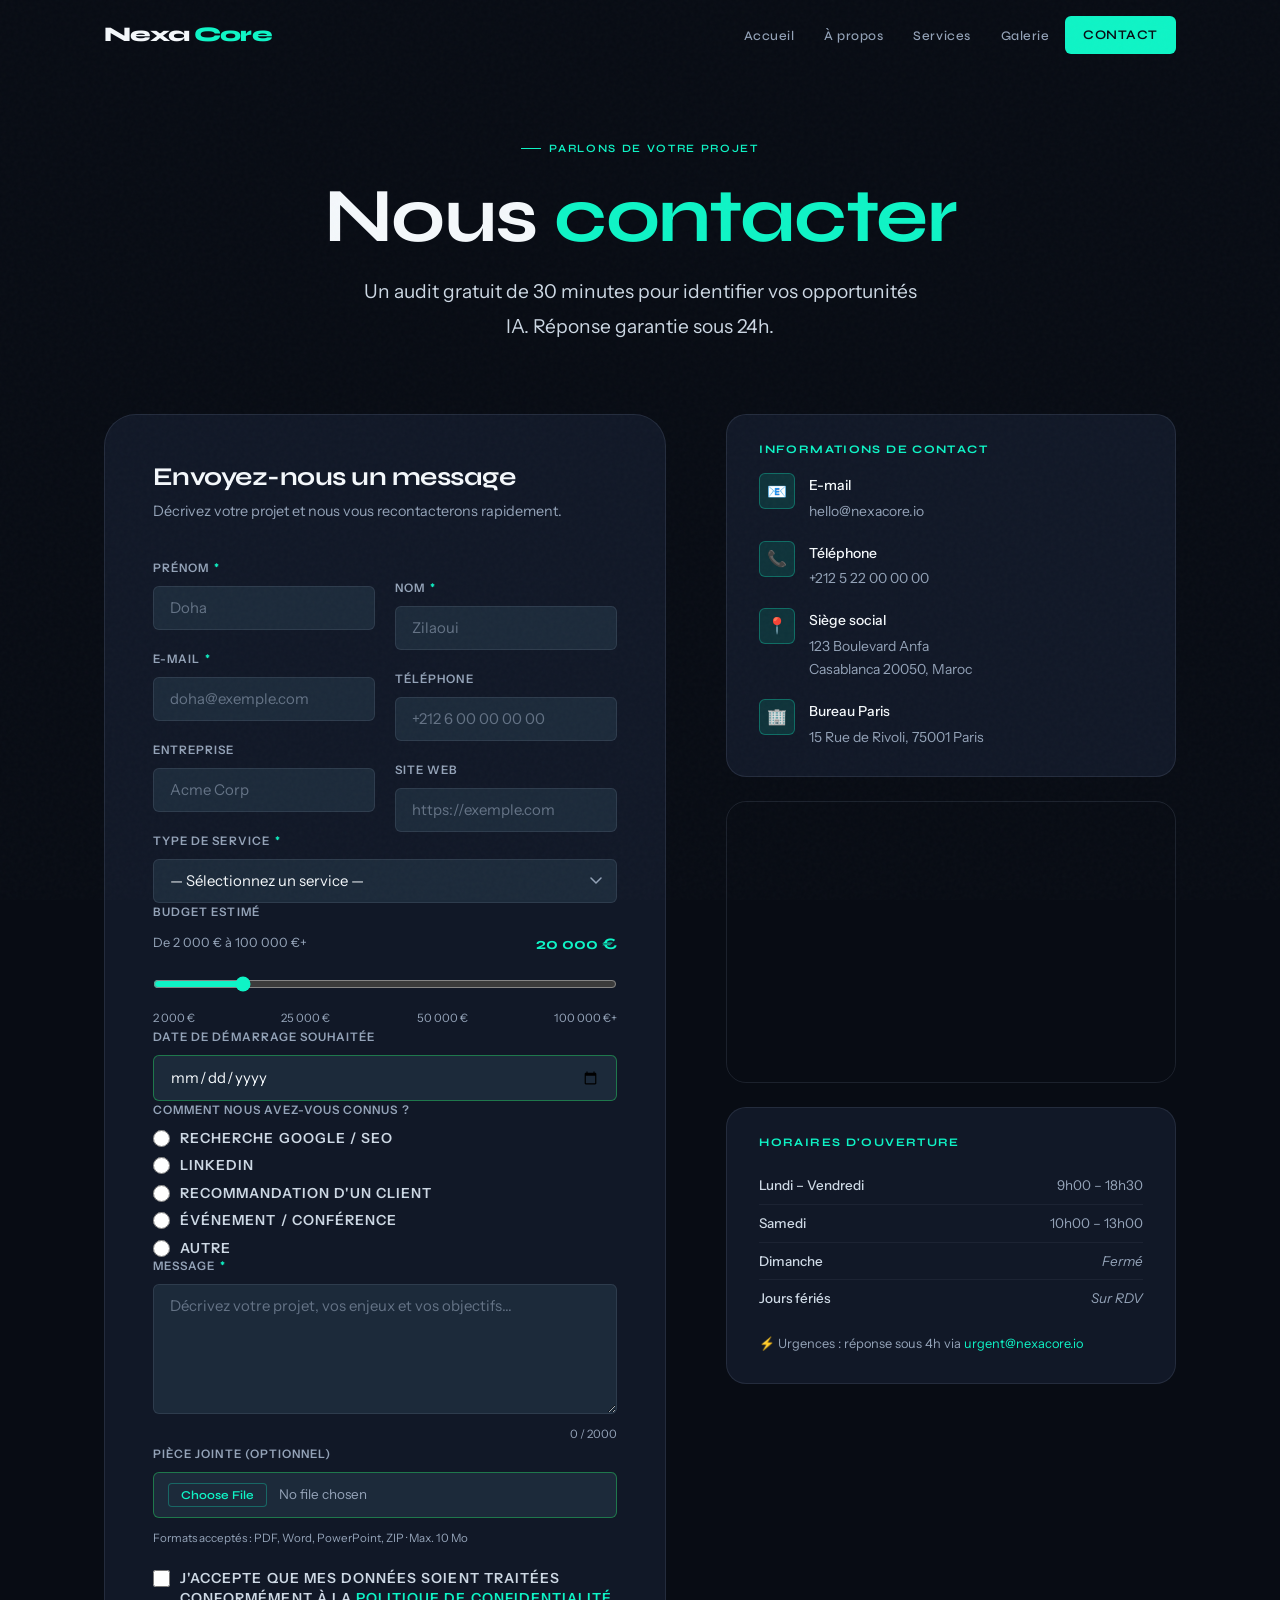
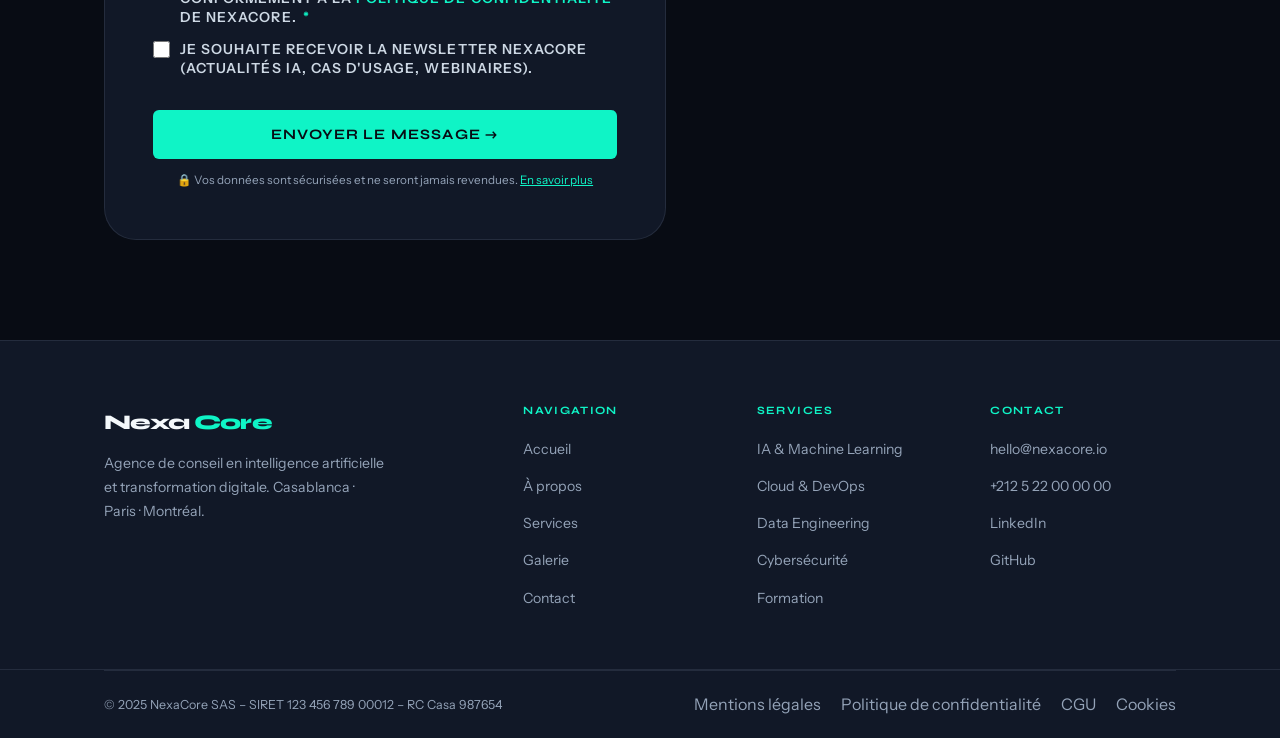
<file: site/pages/contact.html>
<!DOCTYPE html>
<html lang="fr">
<head>
  <meta charset="UTF-8" />
  <meta name="viewport" content="width=device-width, initial-scale=1.0" />
  <title>Contact – NexaCore</title>
  <meta name="description" content="Contactez NexaCore pour discuter de votre projet IA, demander un devis ou planifier un audit gratuit. Nous répondons sous 24h." />
  <meta name="author" content="NexaCore" />
  <meta name="robots" content="index, follow" />
  <link rel="canonical" href="https://nexacore.io/pages/contact.html" />
  <meta property="og:type"        content="website" />
  <meta property="og:url"         content="https://nexacore.io/pages/contact.html" />
  <meta property="og:title"       content="Contactez NexaCore – Parlons de votre projet" />
  <meta property="og:description" content="Un audit gratuit de 30 minutes pour identifier vos opportunités IA. Réponse garantie sous 24h." />
  <meta property="og:image"       content="https://nexacore.io/images/og-contact.jpg" />
  <link rel="icon" href="data:image/svg+xml,<svg xmlns='http://www.w3.org/2000/svg' viewBox='0 0 32 32'><rect width='32' height='32' rx='8' fill='%23080c14'/><text y='24' x='4' font-size='22' fill='%230ff4c6'>N</text></svg>" />
  <link rel="stylesheet" href="../css/main.css" />
  <style>
    /* LAYOUT */
    .contact-layout {
      display: grid;
      grid-template-columns: 5fr 4fr;
      gap: 60px;
      align-items: start;
    }

    /* FORM CARD */
    .form-card {
      background: var(--ink-mid);
      border: 1px solid var(--border);
      border-radius: var(--r-xl);
      padding: 48px;
    }
    .form-card h2 { margin-bottom: 8px; font-size: 1.6rem; }
    .form-card > p { font-size: 0.9rem; margin-bottom: 36px; }

    .form-row { display: grid; grid-template-columns: 1fr 1fr; gap: 20px; }
    .form-row.single { grid-template-columns: 1fr; }

    .form-group {
      display: flex;
      flex-direction: column;
      gap: 7px;
      margin-top: 20px;
    }
    .form-group:first-child { margin-top: 0; }
    .form-group label {
      font-size: 0.73rem;
      font-weight: 600;
      letter-spacing: 0.09em;
      text-transform: uppercase;
      color: var(--slate);
    }
    .form-group label .req { color: var(--teal); margin-left: 2px; }

    /* inputs inherit from main.css .form-control */
    select.form-control {
      background-image: url("data:image/svg+xml,%3Csvg xmlns='http://www.w3.org/2000/svg' width='12' height='8'%3E%3Cpath d='M1 1l5 5 5-5' stroke='%2394a3b8' stroke-width='1.5' fill='none' stroke-linecap='round'/%3E%3C/svg%3E");
      background-repeat: no-repeat;
      background-position: right 14px center;
      -webkit-appearance: none;
      appearance: none;
      padding-right: 38px;
      cursor: pointer;
    }
    .form-control option { background: var(--ink-mid); }

    /* Range input */
    input[type="range"].form-control {
      padding: 6px 0;
      accent-color: var(--teal);
      border: none;
      background: none;
      box-shadow: none;
    }
    .range-labels {
      display: flex;
      justify-content: space-between;
      font-size: 0.72rem;
      color: var(--slate);
      margin-top: 4px;
    }
    #budget-display {
      font-family: var(--font-head);
      font-weight: 700;
      color: var(--teal);
      font-size: 1rem;
      text-align: right;
    }

    /* Checkbox/radio custom */
    .check-options {
      display: flex;
      flex-direction: column;
      gap: 8px;
    }
    .check-opt {
      display: flex;
      align-items: flex-start;
      gap: 10px;
      cursor: pointer;
    }
    .check-opt input[type="checkbox"],
    .check-opt input[type="radio"] {
      width: 17px; height: 17px;
      margin-top: 2px;
      flex-shrink: 0;
      accent-color: var(--teal);
      cursor: pointer;
    }
    .check-opt span {
      font-size: 0.87rem;
      color: var(--mist);
      line-height: 1.4;
    }

    /* File input */
    input[type="file"].form-control {
      padding: 10px 14px;
      font-size: 0.84rem;
      color: var(--slate);
    }
    input[type="file"].form-control::file-selector-button {
      font-family: var(--font-head);
      font-size: 0.75rem;
      font-weight: 600;
      background: var(--ink-light);
      color: var(--teal);
      border: 1px solid var(--border-hi);
      border-radius: 4px;
      padding: 4px 12px;
      margin-right: 12px;
      cursor: pointer;
      transition: background 0.2s;
    }
    input[type="file"].form-control::file-selector-button:hover { background: var(--teal-glow); }

    .submit-wrap {
      margin-top: 32px;
      display: flex;
      flex-direction: column;
      gap: 12px;
    }
    .btn-submit-contact {
      font-family: var(--font-head);
      font-size: 0.9rem;
      font-weight: 700;
      letter-spacing: 0.08em;
      text-transform: uppercase;
      color: var(--ink);
      background: var(--teal);
      border: none;
      border-radius: var(--r-sm);
      padding: 16px;
      width: 100%;
      cursor: pointer;
      transition: background 0.2s, transform 0.2s;
    }
    .btn-submit-contact:hover { background: var(--teal-dim); transform: translateY(-1px); }
    .privacy-note { font-size: 0.73rem; color: var(--slate); text-align: center; }
    .privacy-note a { color: var(--teal); text-decoration: underline; }

    /* SUCCESS */
    .success-msg {
      display: none;
      background: rgba(15,244,198,0.07);
      border: 1px solid var(--border-hi);
      border-radius: var(--r-md);
      padding: 20px 24px;
      margin-top: 16px;
      text-align: center;
    }
    .success-msg.show { display: block; }
    .success-msg h3 { color: var(--teal); font-size: 1rem; margin-bottom: 4px; }
    .success-msg p { font-size: 0.84rem; }

    /* SIDEBAR */
    .contact-sidebar { display: flex; flex-direction: column; gap: 24px; }

    .info-card {
      background: var(--ink-mid);
      border: 1px solid var(--border);
      border-radius: var(--r-lg);
      padding: 28px 32px;
    }
    .info-card h3 {
      font-size: 0.72rem;
      letter-spacing: 0.12em;
      text-transform: uppercase;
      color: var(--teal);
      margin-bottom: 18px;
    }
    .contact-item {
      display: flex;
      align-items: flex-start;
      gap: 14px;
      margin-bottom: 18px;
    }
    .contact-item:last-child { margin-bottom: 0; }
    .contact-ico {
      width: 36px; height: 36px;
      border-radius: var(--r-sm);
      background: var(--teal-glow);
      border: 1px solid var(--border-hi);
      display: flex; align-items: center; justify-content: center;
      font-size: 1rem;
      flex-shrink: 0;
    }
    .contact-detail { font-size: 0.87rem; }
    .contact-detail strong { display: block; color: var(--white); font-weight: 500; margin-bottom: 2px; }
    .contact-detail a { color: var(--slate); transition: color 0.2s; }
    .contact-detail a:hover { color: var(--teal); }

    /* MAP */
    .map-wrap {
      border-radius: var(--r-lg);
      overflow: hidden;
      border: 1px solid var(--border);
      position: relative;
    }
    .map-wrap iframe {
      width: 100%;
      height: 280px;
      border: none;
      display: block;
      filter: invert(92%) hue-rotate(180deg) brightness(0.85) saturate(0.8);
    }

    /* HOURS TABLE */
    .hours-table {
      width: 100%;
      border-collapse: collapse;
      font-size: 0.84rem;
    }
    .hours-table td { padding: 7px 0; color: var(--slate); }
    .hours-table td:first-child { color: var(--mist); font-weight: 500; }
    .hours-table td:last-child { text-align: right; }
    .hours-table tr { border-bottom: 1px solid rgba(148,163,184,0.08); }
    .hours-table tr:last-child { border-bottom: none; }

    @media (max-width: 960px) {
      .contact-layout { grid-template-columns: 1fr; }
      .form-row { grid-template-columns: 1fr; }
    }
    @media (max-width: 560px) {
      .form-card { padding: 28px 20px; }
    }
  </style>
</head>
<body>

  <nav id="nav" role="navigation" aria-label="Navigation principale">
    <div class="nav-inner">
      <a href="../index.html" class="nav-logo">Nexa<span>Core</span></a>
      <ul class="nav-links" role="list">
        <li><a href="../index.html">Accueil</a></li>
        <li><a href="about.html">À propos</a></li>
        <li><a href="services.html">Services</a></li>
        <li><a href="gallery.html">Galerie</a></li>
        <li><a href="contact.html" class="nav-cta btn">Contact</a></li>
      </ul>
      <button class="nav-toggle" aria-label="Ouvrir le menu" aria-expanded="false">
        <span></span><span></span><span></span>
      </button>
    </div>
  </nav>

  <main>
    <header class="page-hero">
      <div class="container">
        <div class="label-tag" style="justify-content:center;">Parlons de votre projet</div>
        <h1>Nous <span class="teal">contacter</span></h1>
        <p class="lead">Un audit gratuit de 30 minutes pour identifier vos opportunités IA. Réponse garantie sous 24h.</p>
      </div>
    </header>

    <section style="padding-top:0;">
      <div class="container">
        <div class="contact-layout">

          <!-- ── FORMULAIRE DE CONTACT ── -->
          <div>
            <div class="form-card reveal">
              <h2>Envoyez-nous un message</h2>
              <p>Décrivez votre projet et nous vous recontacterons rapidement.</p>

              <form id="contactForm" data-validate novalidate autocomplete="on">

                <!-- Nom / Prénom -->
                <div class="form-row">
                  <div class="form-group">
                    <label for="c-prenom">Prénom <span class="req">*</span></label>
                    <input type="text" id="c-prenom" name="prenom" class="form-control"
                      placeholder="Doha" required minlength="2" autocomplete="given-name" />
                  </div>
                  <div class="form-group">
                    <label for="c-nom">Nom <span class="req">*</span></label>
                    <input type="text" id="c-nom" name="nom" class="form-control"
                      placeholder="Zilaoui" required minlength="2" autocomplete="family-name" />
                  </div>
                </div>

                <!-- Email / Téléphone -->
                <div class="form-row">
                  <div class="form-group">
                    <label for="c-email">E-mail <span class="req">*</span></label>
                    <input type="email" id="c-email" name="email" class="form-control"
                      placeholder="doha@exemple.com" required autocomplete="email" />
                  </div>
                  <div class="form-group">
                    <label for="c-tel">Téléphone</label>
                    <input type="tel" id="c-tel" name="tel" class="form-control"
                      placeholder="+212 6 00 00 00 00" autocomplete="tel"
                      pattern="^[\+\d][\d\s\.\-]{7,20}$" />
                  </div>
                </div>

                <!-- Entreprise / Site web -->
                <div class="form-row">
                  <div class="form-group">
                    <label for="c-entreprise">Entreprise</label>
                    <input type="text" id="c-entreprise" name="entreprise" class="form-control"
                      placeholder="Acme Corp" autocomplete="organization" />
                  </div>
                  <div class="form-group">
                    <label for="c-site">Site web</label>
                    <input type="url" id="c-site" name="site" class="form-control"
                      placeholder="https://exemple.com" autocomplete="url" />
                  </div>
                </div>

                <!-- Type de service -->
                <div class="form-row single">
                  <div class="form-group">
                    <label for="c-service">Type de service <span class="req">*</span></label>
                    <select id="c-service" name="service" class="form-control" required>
                      <option value="" disabled selected>— Sélectionnez un service —</option>
                      <option value="ia">IA & Machine Learning</option>
                      <option value="cloud">Cloud & Infrastructure</option>
                      <option value="data">Data Engineering & Analytics</option>
                      <option value="cyber">Cybersécurité IA</option>
                      <option value="rpa">Automatisation RPA</option>
                      <option value="formation">Formation & Coaching</option>
                      <option value="autre">Autre / Plusieurs services</option>
                    </select>
                  </div>
                </div>

                <!-- Budget (range) -->
                <div class="form-row single">
                  <div class="form-group">
                    <label for="c-budget">Budget estimé</label>
                    <div style="display:flex; justify-content:space-between; align-items:center; margin-bottom:6px;">
                      <span style="font-size:0.8rem; color:var(--slate);">De 2 000 € à 100 000 €+</span>
                      <span id="budget-display">20 000 €</span>
                    </div>
                    <input type="range" id="c-budget" name="budget" class="form-control"
                      min="2000" max="100000" step="1000" value="20000"
                      oninput="updateBudget(this.value)" />
                    <div class="range-labels">
                      <span>2 000 €</span><span>25 000 €</span><span>50 000 €</span><span>100 000 €+</span>
                    </div>
                  </div>
                </div>

                <!-- Date souhaitée -->
                <div class="form-row single">
                  <div class="form-group">
                    <label for="c-date">Date de démarrage souhaitée</label>
                    <input type="date" id="c-date" name="date" class="form-control"
                      autocomplete="off" />
                  </div>
                </div>

                <!-- Comment nous avez-vous connus (radio) -->
                <div class="form-row single">
                  <div class="form-group">
                    <label>Comment nous avez-vous connus ?</label>
                    <div class="check-options" role="radiogroup" aria-label="Source de découverte">
                      <label class="check-opt">
                        <input type="radio" name="source" value="google" />
                        <span>Recherche Google / SEO</span>
                      </label>
                      <label class="check-opt">
                        <input type="radio" name="source" value="linkedin" />
                        <span>LinkedIn</span>
                      </label>
                      <label class="check-opt">
                        <input type="radio" name="source" value="recommandation" />
                        <span>Recommandation d'un client</span>
                      </label>
                      <label class="check-opt">
                        <input type="radio" name="source" value="evenement" />
                        <span>Événement / Conférence</span>
                      </label>
                      <label class="check-opt">
                        <input type="radio" name="source" value="autre" />
                        <span>Autre</span>
                      </label>
                    </div>
                  </div>
                </div>

                <!-- Message -->
                <div class="form-row single">
                  <div class="form-group">
                    <label for="c-message">Message <span class="req">*</span></label>
                    <textarea id="c-message" name="message" class="form-control"
                      placeholder="Décrivez votre projet, vos enjeux et vos objectifs…"
                      required minlength="30" maxlength="2000"
                      oninput="updateCount(this)"></textarea>
                    <div style="text-align:right; font-size:0.72rem; color:var(--slate); margin-top:4px;">
                      <span id="msg-count">0</span> / 2000
                    </div>
                  </div>
                </div>

                <!-- Pièce jointe -->
                <div class="form-row single">
                  <div class="form-group">
                    <label for="c-fichier">Pièce jointe (optionnel)</label>
                    <input type="file" id="c-fichier" name="fichier" class="form-control"
                      accept=".pdf,.doc,.docx,.pptx,.zip" />
                    <p style="font-size:0.72rem; color:var(--slate); margin-top:4px;">
                      Formats acceptés : PDF, Word, PowerPoint, ZIP · Max. 10 Mo
                    </p>
                  </div>
                </div>

                <!-- Acceptations (checkboxes) -->
                <div class="form-row single" style="margin-top:20px;">
                  <div class="form-group" style="margin-top:0; gap:12px;">
                    <label class="check-opt">
                      <input type="checkbox" name="rgpd" id="c-rgpd" required />
                      <span>J'accepte que mes données soient traitées conformément à la <a href="#" style="color:var(--teal);">politique de confidentialité</a> de NexaCore. <span class="req">*</span></span>
                    </label>
                    <label class="check-opt">
                      <input type="checkbox" name="newsletter" id="c-newsletter" />
                      <span>Je souhaite recevoir la newsletter NexaCore (actualités IA, cas d'usage, webinaires).</span>
                    </label>
                  </div>
                </div>

                <!-- Submit -->
                <div class="submit-wrap">
                  <button type="submit" class="btn-submit-contact" id="contact-submit">
                    Envoyer le message →
                  </button>
                  <p class="privacy-note">🔒 Vos données sont sécurisées et ne seront jamais revendues. <a href="#">En savoir plus</a></p>
                </div>

              </form>

              <div class="success-msg" id="success-contact" role="status" aria-live="polite">
                <h3>✓ Message envoyé avec succès !</h3>
                <p>Merci ! Notre équipe vous répondra dans les 24 heures ouvrées.</p>
              </div>
            </div>
          </div>

          <!-- ── SIDEBAR ── -->
          <div class="contact-sidebar">

            <!-- INFOS CONTACT -->
            <div class="info-card reveal">
              <h3>Informations de contact</h3>
              <div class="contact-item">
                <div class="contact-ico" aria-hidden="true">📧</div>
                <div class="contact-detail">
                  <strong>E-mail</strong>
                  <a href="mailto:hello@nexacore.io">hello@nexacore.io</a>
                </div>
              </div>
              <div class="contact-item">
                <div class="contact-ico" aria-hidden="true">📞</div>
                <div class="contact-detail">
                  <strong>Téléphone</strong>
                  <a href="tel:+212522000000">+212 5 22 00 00 00</a>
                </div>
              </div>
              <div class="contact-item">
                <div class="contact-ico" aria-hidden="true">📍</div>
                <div class="contact-detail">
                  <strong>Siège social</strong>
                  <address style="font-style:normal; color:var(--slate);">
                    123 Boulevard Anfa<br />
                    Casablanca 20050, Maroc
                  </address>
                </div>
              </div>
              <div class="contact-item">
                <div class="contact-ico" aria-hidden="true">🏢</div>
                <div class="contact-detail">
                  <strong>Bureau Paris</strong>
                  <span style="color:var(--slate);">15 Rue de Rivoli, 75001 Paris</span>
                </div>
              </div>
            </div>

            <!-- MAP -->
            <div class="map-wrap reveal delay-2">
              <iframe
                src="https://www.openstreetmap.org/export/embed.html?bbox=-7.6636%2C33.5567%2C-7.5436%2C33.6167&layer=mapnik&marker=33.5731%2C-7.5898"
                title="Carte OpenStreetMap localisant les bureaux NexaCore à Casablanca, Maroc"
                loading="lazy"
                referrerpolicy="no-referrer"
              ></iframe>
            </div>

            <!-- HORAIRES -->
            <div class="info-card reveal delay-3">
              <h3>Horaires d'ouverture</h3>
              <table class="hours-table" aria-label="Horaires d'ouverture NexaCore">
                <tbody>
                  <tr><td>Lundi – Vendredi</td><td>9h00 – 18h30</td></tr>
                  <tr><td>Samedi</td><td>10h00 – 13h00</td></tr>
                  <tr><td>Dimanche</td><td><em style="color:var(--slate);font-style:italic;">Fermé</em></td></tr>
                  <tr><td>Jours fériés</td><td><em style="color:var(--slate);font-style:italic;">Sur RDV</em></td></tr>
                </tbody>
              </table>
              <p style="margin-top:16px; font-size:0.8rem; color:var(--slate);">
                ⚡ Urgences : réponse sous 4h via <a href="mailto:urgent@nexacore.io" style="color:var(--teal);">urgent@nexacore.io</a>
              </p>
            </div>

          </div>
        </div>
      </div>
    </section>
  </main>

  <footer role="contentinfo">
    <div class="container">
      <div class="footer-grid">
        <div class="footer-brand">
          <a href="../index.html" class="nav-logo">Nexa<span>Core</span></a>
          <p>Agence de conseil en intelligence artificielle et transformation digitale. Casablanca · Paris · Montréal.</p>
        </div>
        <nav class="footer-col" aria-label="Plan du site">
          <h4>Navigation</h4>
          <ul>
            <li><a href="../index.html">Accueil</a></li>
            <li><a href="about.html">À propos</a></li>
            <li><a href="services.html">Services</a></li>
            <li><a href="gallery.html">Galerie</a></li>
            <li><a href="contact.html">Contact</a></li>
          </ul>
        </nav>
        <nav class="footer-col" aria-label="Services">
          <h4>Services</h4>
          <ul>
            <li><a href="services.html">IA & Machine Learning</a></li>
            <li><a href="services.html">Cloud & DevOps</a></li>
            <li><a href="services.html">Data Engineering</a></li>
            <li><a href="services.html">Cybersécurité</a></li>
            <li><a href="services.html">Formation</a></li>
          </ul>
        </nav>
        <div class="footer-col">
          <h4>Contact</h4>
          <ul>
            <li><a href="mailto:hello@nexacore.io">hello@nexacore.io</a></li>
            <li><a href="tel:+212522000000">+212 5 22 00 00 00</a></li>
            <li><a href="#">LinkedIn</a></li>
            <li><a href="#">GitHub</a></li>
          </ul>
        </div>
      </div>
    </div>
    <div class="divider"></div>
    <div class="container">
      <div class="footer-bottom">
        <p>&copy; 2025 NexaCore SAS – SIRET 123 456 789 00012 – RC Casa 987654</p>
        <nav class="footer-legal" aria-label="Mentions légales">
          <a href="#">Mentions légales</a>
          <a href="#">Politique de confidentialité</a>
          <a href="#">CGU</a>
          <a href="#">Cookies</a>
        </nav>
      </div>
    </div>
  </footer>

  <script src="../js/main.js"></script>
  <script>
    function updateBudget(val) {
      const n = parseInt(val);
      document.getElementById('budget-display').textContent =
        n >= 100000 ? '100 000 €+' : n.toLocaleString('fr-FR') + ' €';
    }
    function updateCount(el) {
      document.getElementById('msg-count').textContent = el.value.length;
    }

    /* Set date min to today */
    const today = new Date().toISOString().split('T')[0];
    document.getElementById('c-date').min = today;

    /* Form submit with success */
    document.getElementById('contactForm').addEventListener('submit', function(e) {
      e.preventDefault();
      if (!this.checkValidity()) {
        this.reportValidity();
        return;
      }
      const btn = document.getElementById('contact-submit');
      btn.textContent = '⏳ Envoi en cours…';
      btn.disabled = true;
      setTimeout(() => {
        document.getElementById('success-contact').classList.add('show');
        document.getElementById('success-contact').scrollIntoView({ behavior: 'smooth', block: 'center' });
        btn.textContent = 'Envoyer le message →';
        btn.disabled = false;
        this.reset();
        document.getElementById('budget-display').textContent = '20 000 €';
        document.getElementById('msg-count').textContent = '0';
      }, 1200);
    });
  </script>
</body>
</html>
</file>
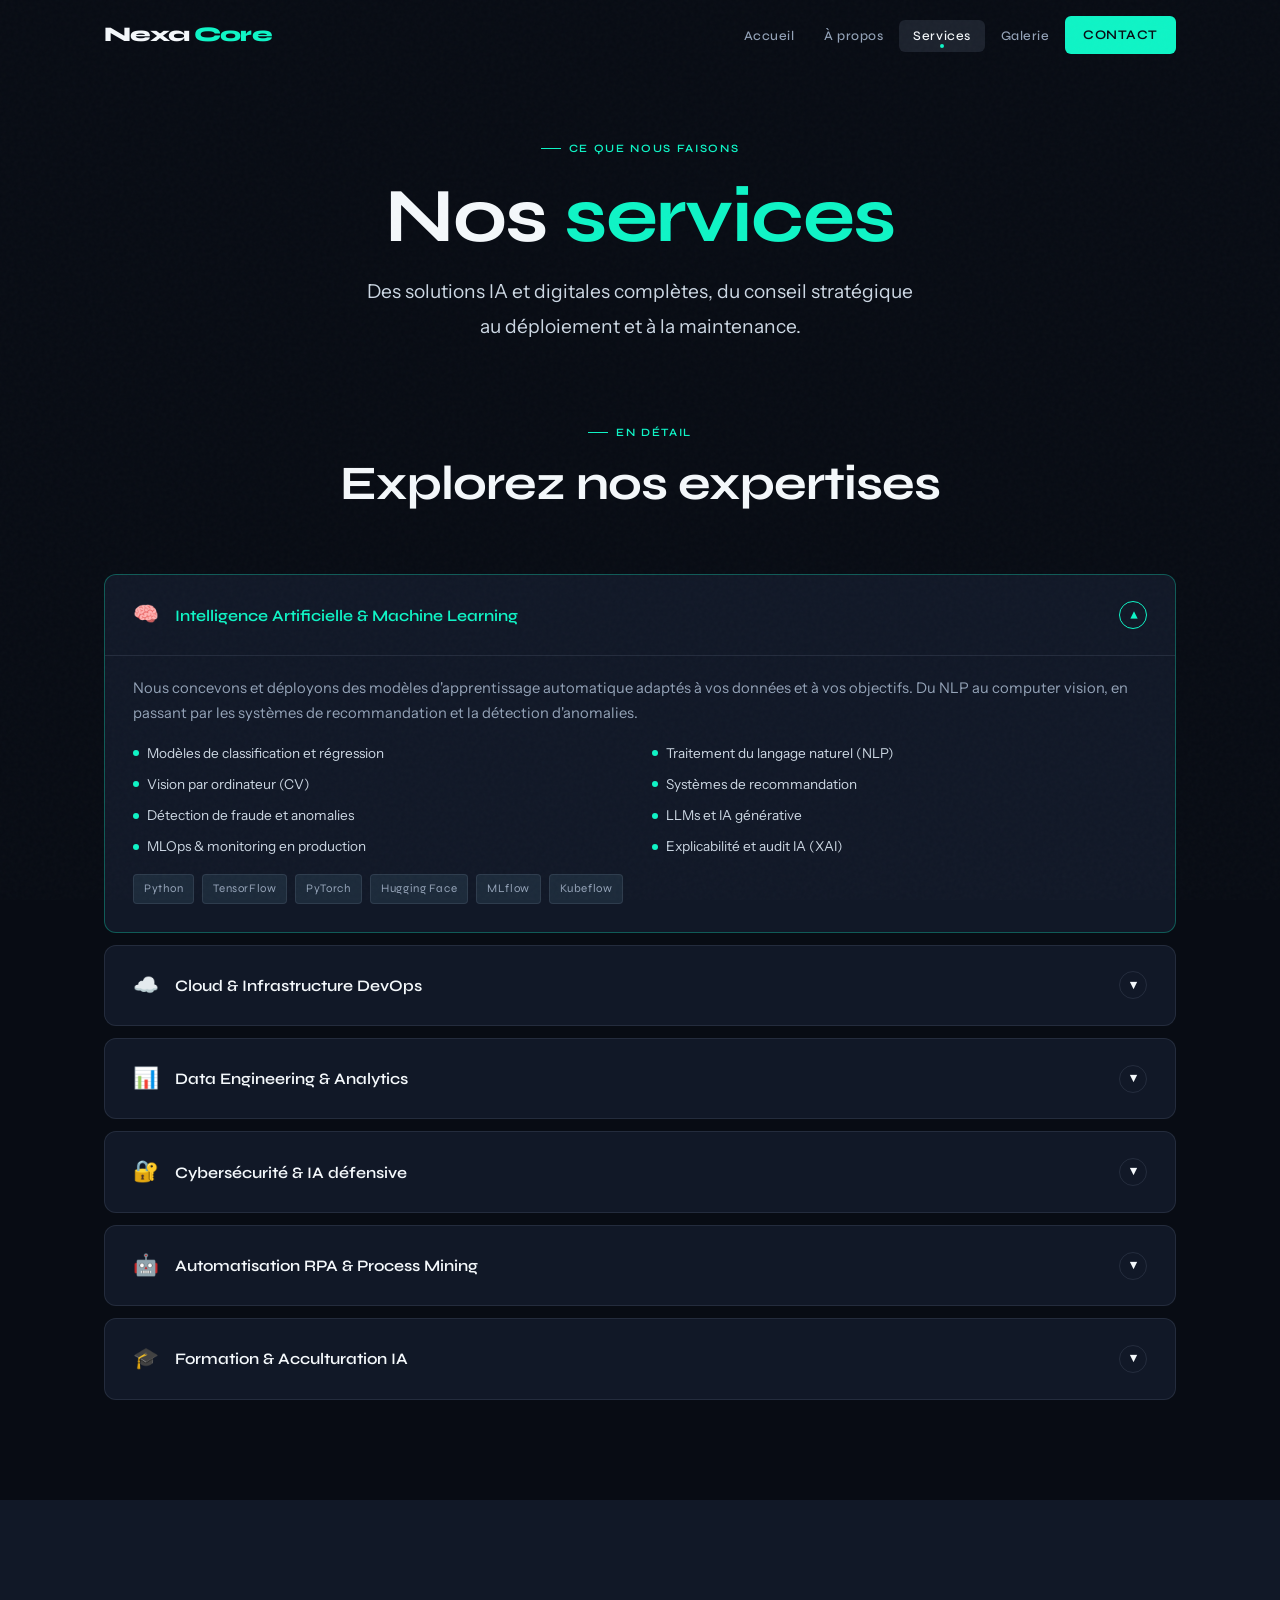
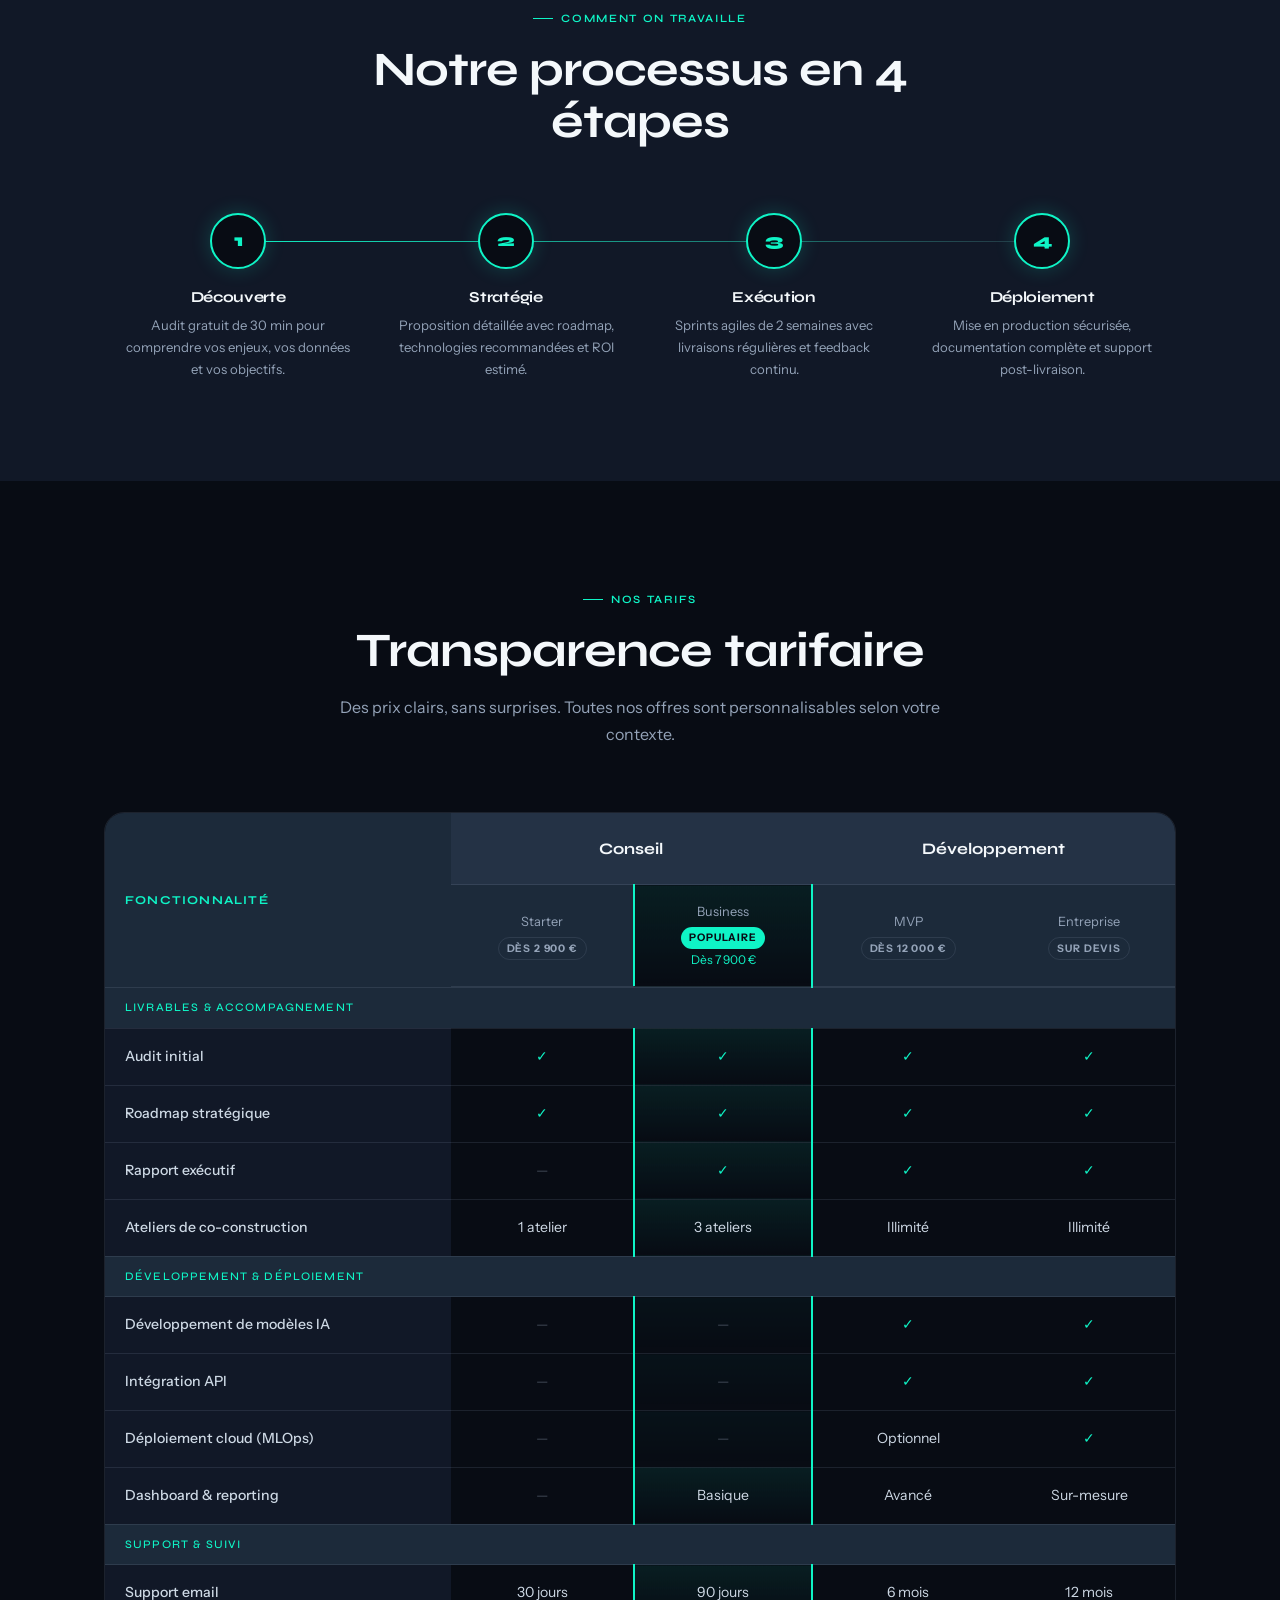
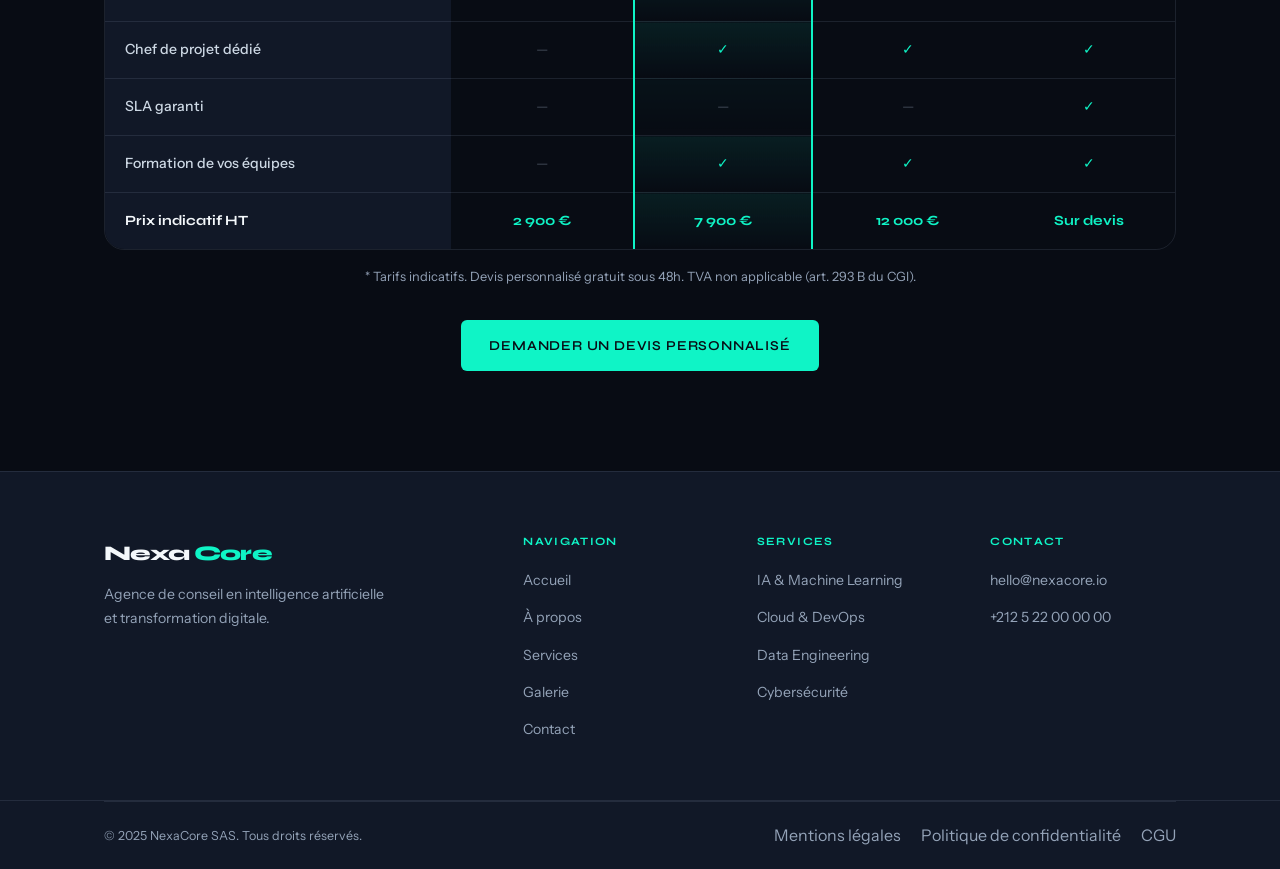
<file: site/pages/services.html>
<!DOCTYPE html>
<html lang="fr">
<head>
  <meta charset="UTF-8" />
  <meta name="viewport" content="width=device-width, initial-scale=1.0" />
  <title>Services & Tarifs – NexaCore</title>
  <meta name="description" content="Découvrez tous les services NexaCore : IA, cloud, data engineering, cybersécurité, RPA, formation. Tarifs transparents et sur-mesure." />
  <meta name="author" content="NexaCore" />
  <meta name="robots" content="index, follow" />
  <link rel="canonical" href="https://nexacore.io/pages/services.html" />
  <meta property="og:type"        content="website" />
  <meta property="og:url"         content="https://nexacore.io/pages/services.html" />
  <meta property="og:title"       content="Services NexaCore – IA, Cloud & Data" />
  <meta property="og:description" content="Des solutions IA et data complètes, du conseil stratégique au déploiement en production." />
  <meta property="og:image"       content="https://nexacore.io/images/og-services.jpg" />
  <link rel="icon" href="data:image/svg+xml,<svg xmlns='http://www.w3.org/2000/svg' viewBox='0 0 32 32'><rect width='32' height='32' rx='8' fill='%23080c14'/><text y='24' x='4' font-size='22' fill='%230ff4c6'>N</text></svg>" />
  <link rel="stylesheet" href="../css/main.css" />
  <style>
    /* ACCORDION (details/summary) */
    .accordion { display: flex; flex-direction: column; gap: 12px; }
    details {
      background: var(--ink-mid);
      border: 1px solid var(--border);
      border-radius: var(--r-md);
      overflow: hidden;
      transition: border-color 0.3s;
    }
    details[open] { border-color: var(--border-hi); }
    details[open] summary { color: var(--teal); }
    summary {
      display: flex;
      align-items: center;
      justify-content: space-between;
      padding: 22px 28px;
      cursor: pointer;
      font-family: var(--font-head);
      font-size: 1rem;
      font-weight: 600;
      color: var(--white);
      list-style: none;
      user-select: none;
      transition: color 0.2s;
    }
    summary::-webkit-details-marker { display: none; }
    .summary-left { display: flex; align-items: center; gap: 16px; }
    .summary-icon { font-size: 1.3rem; }
    .summary-arrow {
      width: 28px; height: 28px;
      border: 1px solid var(--border);
      border-radius: 50%;
      display: flex; align-items: center; justify-content: center;
      font-size: 0.8rem;
      transition: transform 0.3s, border-color 0.3s;
      flex-shrink: 0;
    }
    details[open] .summary-arrow {
      transform: rotate(180deg);
      border-color: var(--teal);
      color: var(--teal);
    }
    .details-body {
      padding: 0 28px 28px;
      border-top: 1px solid var(--border);
      margin-top: 0;
    }
    .details-body p { margin-top: 20px; font-size: 0.92rem; }
    .details-features {
      display: grid;
      grid-template-columns: 1fr 1fr;
      gap: 8px 24px;
      margin-top: 16px;
    }
    .feature-item {
      display: flex;
      align-items: center;
      gap: 8px;
      font-size: 0.85rem;
      color: var(--mist);
    }
    .feature-item::before {
      content: '';
      width: 6px; height: 6px;
      border-radius: 50%;
      background: var(--teal);
      flex-shrink: 0;
    }
    .details-tags {
      display: flex;
      flex-wrap: wrap;
      gap: 8px;
      margin-top: 16px;
    }
    .tag {
      font-size: 0.72rem;
      padding: 4px 10px;
      background: var(--ink-light);
      border: 1px solid var(--border);
      border-radius: 4px;
      color: var(--slate);
      font-family: var(--font-head);
      letter-spacing: 0.05em;
    }

    /* PRICING TABLE */
    .pricing-table-wrap { overflow-x: auto; border-radius: var(--r-lg); border: 1px solid var(--border); }
    table.pricing {
      width: 100%;
      border-collapse: collapse;
      min-width: 680px;
    }
    .pricing th, .pricing td {
      padding: 16px 20px;
      text-align: center;
      font-size: 0.88rem;
    }
    .pricing thead tr:first-child th {
      background: var(--ink-faint);
      font-family: var(--font-head);
      font-weight: 700;
      font-size: 1rem;
      color: var(--white);
      padding: 22px 20px;
      border-bottom: 1px solid var(--border);
    }
    .pricing thead tr:first-child th:first-child {
      text-align: left;
      color: var(--teal);
      font-size: 0.75rem;
      letter-spacing: 0.1em;
      text-transform: uppercase;
      background: var(--ink-light);
    }
    .pricing thead tr:nth-child(2) th {
      background: var(--ink-light);
      font-size: 0.8rem;
      color: var(--slate);
      border-bottom: 2px solid var(--border);
      font-weight: 400;
    }
    .pricing tbody tr { border-bottom: 1px solid var(--border); transition: background 0.2s; }
    .pricing tbody tr:last-child { border-bottom: none; }
    .pricing tbody tr:hover { background: rgba(15,244,198,0.03); }
    .pricing td:first-child {
      text-align: left;
      font-weight: 500;
      color: var(--mist);
      background: var(--ink-mid);
    }
    .pricing td.category-head {
      background: var(--ink-light);
      font-family: var(--font-head);
      font-size: 0.72rem;
      letter-spacing: 0.1em;
      text-transform: uppercase;
      color: var(--teal);
      padding: 10px 20px;
      text-align: left;
    }
    .check { color: var(--teal); font-size: 1rem; }
    .cross { color: var(--slate); opacity: 0.4; font-size: 0.9rem; }
    .price-highlight {
      font-family: var(--font-head);
      font-size: 1.1rem;
      font-weight: 700;
      color: var(--teal);
    }
    .plan-recommended {
      background: linear-gradient(to bottom, rgba(15,244,198,0.08), transparent) !important;
      border-left: 2px solid var(--teal);
      border-right: 2px solid var(--teal);
    }
    .recommended-badge {
      display: inline-block;
      background: var(--teal);
      color: var(--ink);
      font-size: 0.65rem;
      font-weight: 700;
      letter-spacing: 0.08em;
      text-transform: uppercase;
      padding: 2px 8px;
      border-radius: 20px;
      margin-top: 4px;
    }

    /* PROCESS */
    .process-steps {
      display: grid;
      grid-template-columns: repeat(4, 1fr);
      gap: 0;
      position: relative;
    }
    .process-steps::before {
      content: '';
      position: absolute;
      top: 28px;
      left: 10%;
      right: 10%;
      height: 1px;
      background: linear-gradient(to right, var(--teal), var(--border));
      z-index: 0;
    }
    .process-step {
      text-align: center;
      padding: 0 16px;
      position: relative;
      z-index: 1;
    }
    .step-bubble {
      width: 56px; height: 56px;
      border-radius: 50%;
      background: var(--ink);
      border: 2px solid var(--teal);
      display: flex; align-items: center; justify-content: center;
      margin: 0 auto 20px;
      font-family: var(--font-head);
      font-weight: 800;
      color: var(--teal);
      font-size: 1.1rem;
      box-shadow: 0 0 20px rgba(15,244,198,0.2);
    }
    .process-step h3 { font-size: 0.95rem; margin-bottom: 8px; }
    .process-step p { font-size: 0.82rem; }

    @media (max-width: 768px) {
      .details-features { grid-template-columns: 1fr; }
      .process-steps { grid-template-columns: 1fr 1fr; gap: 32px; }
      .process-steps::before { display: none; }
    }
    @media (max-width: 480px) {
      .process-steps { grid-template-columns: 1fr; }
    }
  </style>
</head>
<body>

  <nav id="nav" role="navigation" aria-label="Navigation principale">
    <div class="nav-inner">
      <a href="../index.html" class="nav-logo">Nexa<span>Core</span></a>
      <ul class="nav-links" role="list">
        <li><a href="../index.html">Accueil</a></li>
        <li><a href="about.html">À propos</a></li>
        <li><a href="services.html">Services</a></li>
        <li><a href="gallery.html">Galerie</a></li>
        <li><a href="contact.html" class="nav-cta btn">Contact</a></li>
      </ul>
      <button class="nav-toggle" aria-label="Ouvrir le menu" aria-expanded="false">
        <span></span><span></span><span></span>
      </button>
    </div>
  </nav>

  <main>

    <header class="page-hero">
      <div class="container">
        <div class="label-tag" style="justify-content:center;">Ce que nous faisons</div>
        <h1>Nos <span class="teal">services</span></h1>
        <p class="lead">Des solutions IA et digitales complètes, du conseil stratégique au déploiement et à la maintenance.</p>
      </div>
    </header>

    <!-- ACCORDION SERVICES -->
    <section style="padding-top:0;">
      <div class="container">
        <div class="section-head">
          <div class="label-tag">En détail</div>
          <h2>Explorez nos expertises</h2>
        </div>
        <div class="accordion" id="services-accordion">

          <details open>
            <summary>
              <span class="summary-left">
                <span class="summary-icon" aria-hidden="true">🧠</span>
                Intelligence Artificielle & Machine Learning
              </span>
              <span class="summary-arrow" aria-hidden="true">▾</span>
            </summary>
            <div class="details-body">
              <p>Nous concevons et déployons des modèles d'apprentissage automatique adaptés à vos données et à vos objectifs. Du NLP au computer vision, en passant par les systèmes de recommandation et la détection d'anomalies.</p>
              <div class="details-features">
                <span class="feature-item">Modèles de classification et régression</span>
                <span class="feature-item">Traitement du langage naturel (NLP)</span>
                <span class="feature-item">Vision par ordinateur (CV)</span>
                <span class="feature-item">Systèmes de recommandation</span>
                <span class="feature-item">Détection de fraude et anomalies</span>
                <span class="feature-item">LLMs et IA générative</span>
                <span class="feature-item">MLOps & monitoring en production</span>
                <span class="feature-item">Explicabilité et audit IA (XAI)</span>
              </div>
              <div class="details-tags">
                <span class="tag">Python</span><span class="tag">TensorFlow</span><span class="tag">PyTorch</span>
                <span class="tag">Hugging Face</span><span class="tag">MLflow</span><span class="tag">Kubeflow</span>
              </div>
            </div>
          </details>

          <details>
            <summary>
              <span class="summary-left">
                <span class="summary-icon" aria-hidden="true">☁️</span>
                Cloud & Infrastructure DevOps
              </span>
              <span class="summary-arrow" aria-hidden="true">▾</span>
            </summary>
            <div class="details-body">
              <p>Migration vers le cloud, conception d'architectures résilientes et mise en place de pipelines CI/CD. Nous vous accompagnons sur AWS, Google Cloud et Microsoft Azure.</p>
              <div class="details-features">
                <span class="feature-item">Audit et stratégie cloud</span>
                <span class="feature-item">Migration lift & shift ou re-platforming</span>
                <span class="feature-item">Architecture microservices & Kubernetes</span>
                <span class="feature-item">Pipelines CI/CD automatisés</span>
                <span class="feature-item">Infrastructure as Code (Terraform)</span>
                <span class="feature-item">Monitoring & observabilité</span>
              </div>
              <div class="details-tags">
                <span class="tag">AWS</span><span class="tag">GCP</span><span class="tag">Azure</span>
                <span class="tag">Kubernetes</span><span class="tag">Docker</span><span class="tag">Terraform</span>
              </div>
            </div>
          </details>

          <details>
            <summary>
              <span class="summary-left">
                <span class="summary-icon" aria-hidden="true">📊</span>
                Data Engineering & Analytics
              </span>
              <span class="summary-arrow" aria-hidden="true">▾</span>
            </summary>
            <div class="details-body">
              <p>Construction de pipelines de données robustes, data lakes, entrepôts de données et tableaux de bord décisionnels pour transformer vos données brutes en avantages compétitifs.</p>
              <div class="details-features">
                <span class="feature-item">Architecture data lake / data warehouse</span>
                <span class="feature-item">ETL / ELT et pipelines temps réel</span>
                <span class="feature-item">Business Intelligence & dashboards</span>
                <span class="feature-item">Data quality & gouvernance</span>
                <span class="feature-item">Streaming avec Kafka & Flink</span>
                <span class="feature-item">Analytics avancé & reporting</span>
              </div>
              <div class="details-tags">
                <span class="tag">Apache Spark</span><span class="tag">Kafka</span><span class="tag">Airflow</span>
                <span class="tag">dbt</span><span class="tag">Snowflake</span><span class="tag">Tableau</span>
              </div>
            </div>
          </details>

          <details>
            <summary>
              <span class="summary-left">
                <span class="summary-icon" aria-hidden="true">🔐</span>
                Cybersécurité & IA défensive
              </span>
              <span class="summary-arrow" aria-hidden="true">▾</span>
            </summary>
            <div class="details-body">
              <p>Protection de vos systèmes IA, audit de conformité RGPD, détection des attaques adversariales et sécurisation des données sensibles dans vos pipelines ML.</p>
              <div class="details-features">
                <span class="feature-item">Audit de sécurité des modèles IA</span>
                <span class="feature-item">Détection d'intrusion par IA</span>
                <span class="feature-item">Conformité RGPD & EU AI Act</span>
                <span class="feature-item">Protection contre les attaques adversariales</span>
                <span class="feature-item">Anonymisation et privacy by design</span>
                <span class="feature-item">Pen testing des APIs ML</span>
              </div>
              <div class="details-tags">
                <span class="tag">SIEM</span><span class="tag">SOAR</span><span class="tag">Snyk</span>
                <span class="tag">Vault</span><span class="tag">Differential Privacy</span>
              </div>
            </div>
          </details>

          <details>
            <summary>
              <span class="summary-left">
                <span class="summary-icon" aria-hidden="true">🤖</span>
                Automatisation RPA & Process Mining
              </span>
              <span class="summary-arrow" aria-hidden="true">▾</span>
            </summary>
            <div class="details-body">
              <p>Automatisation intelligente de vos processus métiers répétitifs grâce aux robots logiciels et à l'IA. Réduction des erreurs, gain de temps, libération de vos équipes pour les tâches à valeur ajoutée.</p>
              <div class="details-features">
                <span class="feature-item">Cartographie et optimisation des processus</span>
                <span class="feature-item">Bots RPA avec IA cognitive</span>
                <span class="feature-item">Traitement automatisé des documents</span>
                <span class="feature-item">Intégrations API et webhooks</span>
              </div>
              <div class="details-tags">
                <span class="tag">UiPath</span><span class="tag">Automation Anywhere</span>
                <span class="tag">n8n</span><span class="tag">Make</span>
              </div>
            </div>
          </details>

          <details>
            <summary>
              <span class="summary-left">
                <span class="summary-icon" aria-hidden="true">🎓</span>
                Formation & Acculturation IA
              </span>
              <span class="summary-arrow" aria-hidden="true">▾</span>
            </summary>
            <div class="details-body">
              <p>Programmes de formation sur-mesure pour tous les niveaux, du management aux équipes techniques. Ateliers pratiques, bootcamps et coaching individuel.</p>
              <div class="details-features">
                <span class="feature-item">Formation IA pour dirigeants</span>
                <span class="feature-item">Bootcamp Data Science (5 jours)</span>
                <span class="feature-item">Atelier prompt engineering</span>
                <span class="feature-item">Coaching technique 1-to-1</span>
              </div>
              <div class="details-tags">
                <span class="tag">Présentiel</span><span class="tag">En ligne</span><span class="tag">Blended</span>
              </div>
            </div>
          </details>

        </div>
      </div>
    </section>

    <!-- PROCESSUS -->
    <section style="background:var(--ink-mid);">
      <div class="container">
        <div class="section-head">
          <div class="label-tag">Comment on travaille</div>
          <h2>Notre processus en 4 étapes</h2>
        </div>
        <div class="process-steps">
          <div class="process-step reveal">
            <div class="step-bubble">1</div>
            <h3>Découverte</h3>
            <p>Audit gratuit de 30 min pour comprendre vos enjeux, vos données et vos objectifs.</p>
          </div>
          <div class="process-step reveal delay-2">
            <div class="step-bubble">2</div>
            <h3>Stratégie</h3>
            <p>Proposition détaillée avec roadmap, technologies recommandées et ROI estimé.</p>
          </div>
          <div class="process-step reveal delay-3">
            <div class="step-bubble">3</div>
            <h3>Exécution</h3>
            <p>Sprints agiles de 2 semaines avec livraisons régulières et feedback continu.</p>
          </div>
          <div class="process-step reveal delay-4">
            <div class="step-bubble">4</div>
            <h3>Déploiement</h3>
            <p>Mise en production sécurisée, documentation complète et support post-livraison.</p>
          </div>
        </div>
      </div>
    </section>

    <!-- TABLEAU DE TARIFS (colspan + rowspan) -->
    <section>
      <div class="container">
        <div class="section-head">
          <div class="label-tag">Nos tarifs</div>
          <h2>Transparence tarifaire</h2>
          <p>Des prix clairs, sans surprises. Toutes nos offres sont personnalisables selon votre contexte.</p>
        </div>
        <div class="pricing-table-wrap reveal">
          <table class="pricing" role="table" aria-label="Tableau comparatif des offres NexaCore">
            <thead>
              <tr>
                <!-- rowspan pour la colonne "Fonctionnalité" -->
                <th rowspan="2" scope="col" style="text-align:left;">Fonctionnalité</th>
                <!-- colspan pour le groupe "Conseil" -->
                <th colspan="2" scope="colgroup">Conseil</th>
                <!-- colspan pour le groupe "Développement" -->
                <th colspan="2" scope="colgroup">Développement</th>
              </tr>
              <tr>
                <th scope="col">Starter<br/><span class="recommended-badge" style="background:transparent;color:var(--slate);border:1px solid var(--border);">Dès 2 900 €</span></th>
                <th scope="col" class="plan-recommended">Business<br/><span class="recommended-badge">Populaire</span><br/><small style="color:var(--teal);font-size:0.75rem;">Dès 7 900 €</small></th>
                <th scope="col">MVP<br/><span class="recommended-badge" style="background:transparent;color:var(--slate);border:1px solid var(--border);">Dès 12 000 €</span></th>
                <th scope="col">Entreprise<br/><span class="recommended-badge" style="background:transparent;color:var(--slate);border:1px solid var(--border);">Sur devis</span></th>
              </tr>
            </thead>
            <tbody>
              <tr><td class="category-head" colspan="5">Livrables & accompagnement</td></tr>
              <tr>
                <td>Audit initial</td>
                <td class="check">✓</td>
                <td class="check plan-recommended">✓</td>
                <td class="check">✓</td>
                <td class="check">✓</td>
              </tr>
              <tr>
                <td>Roadmap stratégique</td>
                <td class="check">✓</td>
                <td class="check plan-recommended">✓</td>
                <td class="check">✓</td>
                <td class="check">✓</td>
              </tr>
              <tr>
                <td>Rapport exécutif</td>
                <td class="cross">—</td>
                <td class="check plan-recommended">✓</td>
                <td class="check">✓</td>
                <td class="check">✓</td>
              </tr>
              <tr>
                <td>Ateliers de co-construction</td>
                <td>1 atelier</td>
                <td class="plan-recommended">3 ateliers</td>
                <td>Illimité</td>
                <td>Illimité</td>
              </tr>

              <tr><td class="category-head" colspan="5">Développement & déploiement</td></tr>
              <tr>
                <td>Développement de modèles IA</td>
                <td class="cross">—</td>
                <td class="cross plan-recommended">—</td>
                <td class="check">✓</td>
                <td class="check">✓</td>
              </tr>
              <tr>
                <td>Intégration API</td>
                <td class="cross">—</td>
                <td class="cross plan-recommended">—</td>
                <td class="check">✓</td>
                <td class="check">✓</td>
              </tr>
              <tr>
                <td>Déploiement cloud (MLOps)</td>
                <td class="cross">—</td>
                <td class="cross plan-recommended">—</td>
                <td>Optionnel</td>
                <td class="check">✓</td>
              </tr>
              <tr>
                <td>Dashboard & reporting</td>
                <td class="cross">—</td>
                <td class="plan-recommended">Basique</td>
                <td>Avancé</td>
                <td>Sur-mesure</td>
              </tr>

              <tr><td class="category-head" colspan="5">Support & suivi</td></tr>
              <tr>
                <td>Support email</td>
                <td>30 jours</td>
                <td class="plan-recommended">90 jours</td>
                <td>6 mois</td>
                <td>12 mois</td>
              </tr>
              <tr>
                <td>Chef de projet dédié</td>
                <td class="cross">—</td>
                <td class="check plan-recommended">✓</td>
                <td class="check">✓</td>
                <td class="check">✓</td>
              </tr>
              <tr>
                <td>SLA garanti</td>
                <td class="cross">—</td>
                <td class="cross plan-recommended">—</td>
                <td class="cross">—</td>
                <td class="check">✓</td>
              </tr>
              <tr>
                <td>Formation de vos équipes</td>
                <td class="cross">—</td>
                <td class="check plan-recommended">✓</td>
                <td class="check">✓</td>
                <td class="check">✓</td>
              </tr>

              <tr>
                <td style="font-family:var(--font-head); font-weight:700; color:var(--white);">Prix indicatif HT</td>
                <td class="price-highlight">2 900 €</td>
                <td class="price-highlight plan-recommended">7 900 €</td>
                <td class="price-highlight">12 000 €</td>
                <td class="price-highlight">Sur devis</td>
              </tr>
            </tbody>
          </table>
        </div>
        <p style="margin-top:16px; font-size:0.8rem; color:var(--slate); text-align:center;">
          * Tarifs indicatifs. Devis personnalisé gratuit sous 48h. TVA non applicable (art. 293 B du CGI).
        </p>
        <div style="text-align:center; margin-top:32px;">
          <a href="contact.html" class="btn btn-primary">Demander un devis personnalisé</a>
        </div>
      </div>
    </section>

  </main>

  <footer role="contentinfo">
    <div class="container">
      <div class="footer-grid">
        <div class="footer-brand">
          <a href="../index.html" class="nav-logo">Nexa<span>Core</span></a>
          <p>Agence de conseil en intelligence artificielle et transformation digitale.</p>
        </div>
        <nav class="footer-col" aria-label="Plan du site">
          <h4>Navigation</h4>
          <ul>
            <li><a href="../index.html">Accueil</a></li>
            <li><a href="about.html">À propos</a></li>
            <li><a href="services.html">Services</a></li>
            <li><a href="gallery.html">Galerie</a></li>
            <li><a href="contact.html">Contact</a></li>
          </ul>
        </nav>
        <nav class="footer-col" aria-label="Services">
          <h4>Services</h4>
          <ul>
            <li><a href="services.html">IA & Machine Learning</a></li>
            <li><a href="services.html">Cloud & DevOps</a></li>
            <li><a href="services.html">Data Engineering</a></li>
            <li><a href="services.html">Cybersécurité</a></li>
          </ul>
        </nav>
        <div class="footer-col">
          <h4>Contact</h4>
          <ul>
            <li><a href="mailto:hello@nexacore.io">hello@nexacore.io</a></li>
            <li><a href="tel:+212522000000">+212 5 22 00 00 00</a></li>
          </ul>
        </div>
      </div>
    </div>
    <div class="divider"></div>
    <div class="container">
      <div class="footer-bottom">
        <p>&copy; 2025 NexaCore SAS. Tous droits réservés.</p>
        <nav class="footer-legal" aria-label="Mentions légales">
          <a href="#">Mentions légales</a>
          <a href="#">Politique de confidentialité</a>
          <a href="#">CGU</a>
        </nav>
      </div>
    </div>
  </footer>

  <script src="../js/main.js"></script>
</body>
</html>
</file>
<file: site/css/main.css>
/* ═══════════════════════════════════════════════════════
   NEXACORE – Main Stylesheet
   Theme: Dark editorial · Midnight ink + Electric teal
   ═══════════════════════════════════════════════════════ */

@import url('https://fonts.googleapis.com/css2?family=Syne:wght@400;500;600;700;800&family=Instrument+Sans:ital,wght@0,300;0,400;0,500;1,300&display=swap');

/* ── RESET ──────────────────────────────────────────── */
*, *::before, *::after { box-sizing: border-box; margin: 0; padding: 0; }
html { scroll-behavior: smooth; font-size: 16px; }
img, video { max-width: 100%; display: block; }
a { text-decoration: none; color: inherit; }
ul, ol { list-style: none; }
button { cursor: pointer; font-family: inherit; }

/* ── TOKENS ─────────────────────────────────────────── */
:root {
  --ink:        #080c14;
  --ink-mid:    #111827;
  --ink-light:  #1c2a3a;
  --ink-faint:  #243245;
  --teal:       #0ff4c6;
  --teal-dim:   #0bcca5;
  --teal-glow:  rgba(15,244,198,0.12);
  --slate:      #94a3b8;
  --mist:       #cdd8e4;
  --white:      #f4f8fb;
  --amber:      #f59e0b;
  --red:        #ef4444;
  --border:     rgba(148,163,184,0.15);
  --border-hi:  rgba(15,244,198,0.3);

  --font-head:  'Syne', sans-serif;
  --font-body:  'Instrument Sans', sans-serif;

  --r-sm:  6px;
  --r-md:  12px;
  --r-lg:  20px;
  --r-xl:  32px;

  --shadow-glow: 0 0 40px rgba(15,244,198,0.15);
  --shadow-card: 0 4px 32px rgba(0,0,0,0.4);

  --nav-h: 70px;
  --max-w: 1200px;
}

/* ── BASE ────────────────────────────────────────────── */
body {
  font-family: var(--font-body);
  background: var(--ink);
  color: var(--mist);
  font-size: 1rem;
  line-height: 1.7;
  min-height: 100vh;
  overflow-x: hidden;
}

/* Scrollbar */
::-webkit-scrollbar { width: 6px; }
::-webkit-scrollbar-track { background: var(--ink-mid); }
::-webkit-scrollbar-thumb { background: var(--ink-faint); border-radius: 3px; }
::-webkit-scrollbar-thumb:hover { background: var(--teal-dim); }

/* ── TYPOGRAPHY ─────────────────────────────────────── */
h1, h2, h3, h4, h5, h6 {
  font-family: var(--font-head);
  font-weight: 700;
  color: var(--white);
  line-height: 1.1;
  letter-spacing: -0.02em;
}
h1 { font-size: clamp(2.4rem, 6vw, 5rem); }
h2 { font-size: clamp(1.8rem, 4vw, 3rem); }
h3 { font-size: clamp(1.2rem, 2.5vw, 1.6rem); }
h4 { font-size: 1.1rem; }

p { color: var(--slate); }

.lead {
  font-size: clamp(1rem, 2vw, 1.2rem);
  color: var(--mist);
  font-weight: 300;
  line-height: 1.8;
}

.teal { color: var(--teal); }
.label-tag {
  display: inline-flex;
  align-items: center;
  gap: 8px;
  font-family: var(--font-head);
  font-size: 0.7rem;
  font-weight: 600;
  letter-spacing: 0.15em;
  text-transform: uppercase;
  color: var(--teal);
  margin-bottom: 16px;
}
.label-tag::before {
  content: '';
  width: 20px; height: 1px;
  background: var(--teal);
}

/* ── LAYOUT ─────────────────────────────────────────── */
.container {
  max-width: var(--max-w);
  margin: 0 auto;
  padding: 0 5%;
}
section { padding: 100px 0; }
.section-head { text-align: center; max-width: 640px; margin: 0 auto 64px; }
.section-head p { margin-top: 16px; }

/* ── NAVIGATION ─────────────────────────────────────── */
#nav {
  position: fixed;
  top: 0; left: 0; right: 0;
  z-index: 1000;
  height: var(--nav-h);
  display: flex;
  align-items: center;
  transition: background 0.3s, backdrop-filter 0.3s, box-shadow 0.3s;
}
#nav.scrolled {
  background: rgba(8,12,20,0.92);
  backdrop-filter: blur(20px);
  -webkit-backdrop-filter: blur(20px);
  box-shadow: 0 1px 0 var(--border);
}
.nav-inner {
  width: 100%;
  max-width: var(--max-w);
  margin: 0 auto;
  padding: 0 5%;
  display: flex;
  align-items: center;
  justify-content: space-between;
}
.nav-logo {
  font-family: var(--font-head);
  font-size: 1.3rem;
  font-weight: 800;
  color: var(--white);
  letter-spacing: -0.03em;
  display: flex;
  align-items: center;
  gap: 4px;
}
.nav-logo span { color: var(--teal); }

.nav-links {
  display: flex;
  align-items: center;
  gap: 2px;
}
.nav-links a {
  font-family: var(--font-head);
  font-size: 0.82rem;
  font-weight: 500;
  letter-spacing: 0.04em;
  color: var(--slate);
  padding: 8px 14px;
  border-radius: var(--r-sm);
  transition: color 0.2s, background 0.2s;
  position: relative;
}
.nav-links a:hover, .nav-links a.active {
  color: var(--white);
  background: var(--border);
}
.nav-links a.active::after {
  content: '';
  position: absolute;
  bottom: 4px; left: 50%;
  transform: translateX(-50%);
  width: 4px; height: 4px;
  border-radius: 50%;
  background: var(--teal);
}
.nav-cta {
  background: var(--teal) !important;
  color: var(--ink) !important;
  font-weight: 600 !important;
  padding: 8px 18px !important;
}
.nav-cta:hover { background: var(--teal-dim) !important; }

/* Hamburger */
.nav-toggle {
  display: none;
  flex-direction: column;
  gap: 5px;
  background: none;
  border: none;
  padding: 4px;
}
.nav-toggle span {
  display: block;
  width: 24px; height: 2px;
  background: var(--mist);
  border-radius: 2px;
  transition: transform 0.3s, opacity 0.3s;
}
.nav-toggle.open span:nth-child(1) { transform: rotate(45deg) translate(5px, 5px); }
.nav-toggle.open span:nth-child(2) { opacity: 0; }
.nav-toggle.open span:nth-child(3) { transform: rotate(-45deg) translate(5px, -5px); }

/* ── BUTTONS ─────────────────────────────────────────── */
.btn {
  display: inline-flex;
  align-items: center;
  gap: 8px;
  font-family: var(--font-head);
  font-size: 0.85rem;
  font-weight: 600;
  letter-spacing: 0.06em;
  text-transform: uppercase;
  padding: 14px 28px;
  border-radius: var(--r-sm);
  border: none;
  transition: all 0.22s;
  cursor: pointer;
}
.btn-primary {
  background: var(--teal);
  color: var(--ink);
}
.btn-primary:hover {
  background: var(--teal-dim);
  transform: translateY(-2px);
  box-shadow: 0 8px 24px rgba(15,244,198,0.25);
}
.btn-outline {
  background: transparent;
  color: var(--white);
  border: 1px solid var(--border-hi);
}
.btn-outline:hover {
  background: var(--teal-glow);
  border-color: var(--teal);
  transform: translateY(-2px);
}
.btn-ghost {
  background: transparent;
  color: var(--teal);
  border: none;
  padding-left: 0;
}
.btn-ghost::after { content: ' →'; transition: margin 0.2s; }
.btn-ghost:hover::after { margin-left: 4px; }

/* ── CARDS ───────────────────────────────────────────── */
.card {
  background: var(--ink-mid);
  border: 1px solid var(--border);
  border-radius: var(--r-lg);
  padding: 36px;
  transition: border-color 0.3s, transform 0.3s, box-shadow 0.3s;
}
.card:hover {
  border-color: var(--border-hi);
  transform: translateY(-4px);
  box-shadow: var(--shadow-glow);
}
.card-icon {
  width: 48px; height: 48px;
  border-radius: var(--r-sm);
  background: var(--teal-glow);
  border: 1px solid var(--border-hi);
  display: flex; align-items: center; justify-content: center;
  margin-bottom: 20px;
  font-size: 1.3rem;
}
.card h3 { margin-bottom: 10px; font-size: 1.15rem; }
.card p { font-size: 0.9rem; }

/* ── GRID HELPERS ────────────────────────────────────── */
.grid-2 { display: grid; grid-template-columns: repeat(2, 1fr); gap: 24px; }
.grid-3 { display: grid; grid-template-columns: repeat(3, 1fr); gap: 24px; }
.grid-4 { display: grid; grid-template-columns: repeat(4, 1fr); gap: 24px; }

/* ── DIVIDER ─────────────────────────────────────────── */
.divider {
  width: 100%;
  height: 1px;
  background: var(--border);
  margin: 0;
}

/* ── PAGE HERO (inner pages) ─────────────────────────── */
.page-hero {
  padding: calc(var(--nav-h) + 60px) 0 70px;
  text-align: center;
}
.page-hero .label-tag { justify-content: center; }
.page-hero p { max-width: 560px; margin: 16px auto 0; }

/* ── NOISE TEXTURE OVERLAY ───────────────────────────── */
body::before {
  content: '';
  position: fixed;
  inset: 0;
  pointer-events: none;
  z-index: 9999;
  opacity: 0.025;
  background-image: url("data:image/svg+xml,%3Csvg viewBox='0 0 256 256' xmlns='http://www.w3.org/2000/svg'%3E%3Cfilter id='noise'%3E%3CfeTurbulence type='fractalNoise' baseFrequency='0.9' numOctaves='4' stitchTiles='stitch'/%3E%3C/filter%3E%3Crect width='100%25' height='100%25' filter='url(%23noise)'/%3E%3C/svg%3E");
}

/* ── FOOTER ──────────────────────────────────────────── */
footer {
  background: var(--ink-mid);
  border-top: 1px solid var(--border);
  padding: 64px 0 0;
}
.footer-grid {
  display: grid;
  grid-template-columns: 2fr 1fr 1fr 1fr;
  gap: 48px;
  padding-bottom: 48px;
}
.footer-brand p {
  margin-top: 12px;
  font-size: 0.88rem;
  max-width: 280px;
}
.footer-col h4 {
  font-size: 0.7rem;
  letter-spacing: 0.12em;
  text-transform: uppercase;
  color: var(--teal);
  margin-bottom: 18px;
}
.footer-col ul li {
  margin-bottom: 10px;
}
.footer-col ul a {
  font-size: 0.88rem;
  color: var(--slate);
  transition: color 0.2s;
}
.footer-col ul a:hover { color: var(--white); }
.footer-bottom {
  border-top: 1px solid var(--border);
  padding: 20px 0;
  display: flex;
  justify-content: space-between;
  align-items: center;
  flex-wrap: wrap;
  gap: 12px;
}
.footer-bottom p { font-size: 0.78rem; color: var(--slate); }
.footer-bottom a { color: var(--slate); transition: color 0.2s; }
.footer-bottom a:hover { color: var(--teal); }
.footer-legal { display: flex; gap: 20px; }

/* ── FORMS ───────────────────────────────────────────── */
.form-group { display: flex; flex-direction: column; gap: 7px; }
.form-group label {
  font-size: 0.75rem;
  font-weight: 600;
  letter-spacing: 0.08em;
  text-transform: uppercase;
  color: var(--slate);
}
.form-group label .req { color: var(--teal); }
.form-control {
  font-family: var(--font-body);
  font-size: 0.93rem;
  color: var(--white);
  background: var(--ink-light);
  border: 1px solid var(--border);
  border-radius: var(--r-sm);
  padding: 12px 16px;
  outline: none;
  transition: border-color 0.2s, box-shadow 0.2s;
  width: 100%;
}
.form-control::placeholder { color: var(--slate); opacity: 0.6; }
.form-control:focus {
  border-color: var(--border-hi);
  box-shadow: 0 0 0 3px var(--teal-glow);
}
.form-control:valid:not(:placeholder-shown) { border-color: rgba(34,197,94,0.5); }
textarea.form-control { resize: vertical; min-height: 130px; }
select.form-control { cursor: pointer; }

/* ── ANIMATIONS ──────────────────────────────────────── */
@keyframes fadeUp {
  from { opacity: 0; transform: translateY(24px); }
  to   { opacity: 1; transform: translateY(0); }
}
@keyframes fadeIn {
  from { opacity: 0; } to { opacity: 1; }
}
@keyframes pulse-ring {
  0%   { transform: scale(1); opacity: 0.8; }
  100% { transform: scale(1.5); opacity: 0; }
}
@keyframes blink { 0%, 100% { opacity: 1; } 50% { opacity: 0; } }

.animate { animation: fadeUp 0.7s ease both; }
.delay-1 { animation-delay: 0.1s; }
.delay-2 { animation-delay: 0.2s; }
.delay-3 { animation-delay: 0.3s; }
.delay-4 { animation-delay: 0.4s; }
.delay-5 { animation-delay: 0.5s; }

/* ── RESPONSIVE ──────────────────────────────────────── */
@media (max-width: 1024px) {
  .grid-4 { grid-template-columns: repeat(2, 1fr); }
  .footer-grid { grid-template-columns: 1fr 1fr; }
}
@media (max-width: 768px) {
  section { padding: 70px 0; }
  .grid-2, .grid-3, .grid-4 { grid-template-columns: 1fr; }
  .nav-links { display: none; flex-direction: column; position: fixed;
    top: var(--nav-h); left: 0; right: 0; background: rgba(8,12,20,0.98);
    backdrop-filter: blur(20px); padding: 20px 5% 30px; gap: 4px; border-bottom: 1px solid var(--border); }
  .nav-links.open { display: flex; }
  .nav-toggle { display: flex; }
  .footer-grid { grid-template-columns: 1fr; }
  .footer-bottom { flex-direction: column; text-align: center; }
}
</file>
